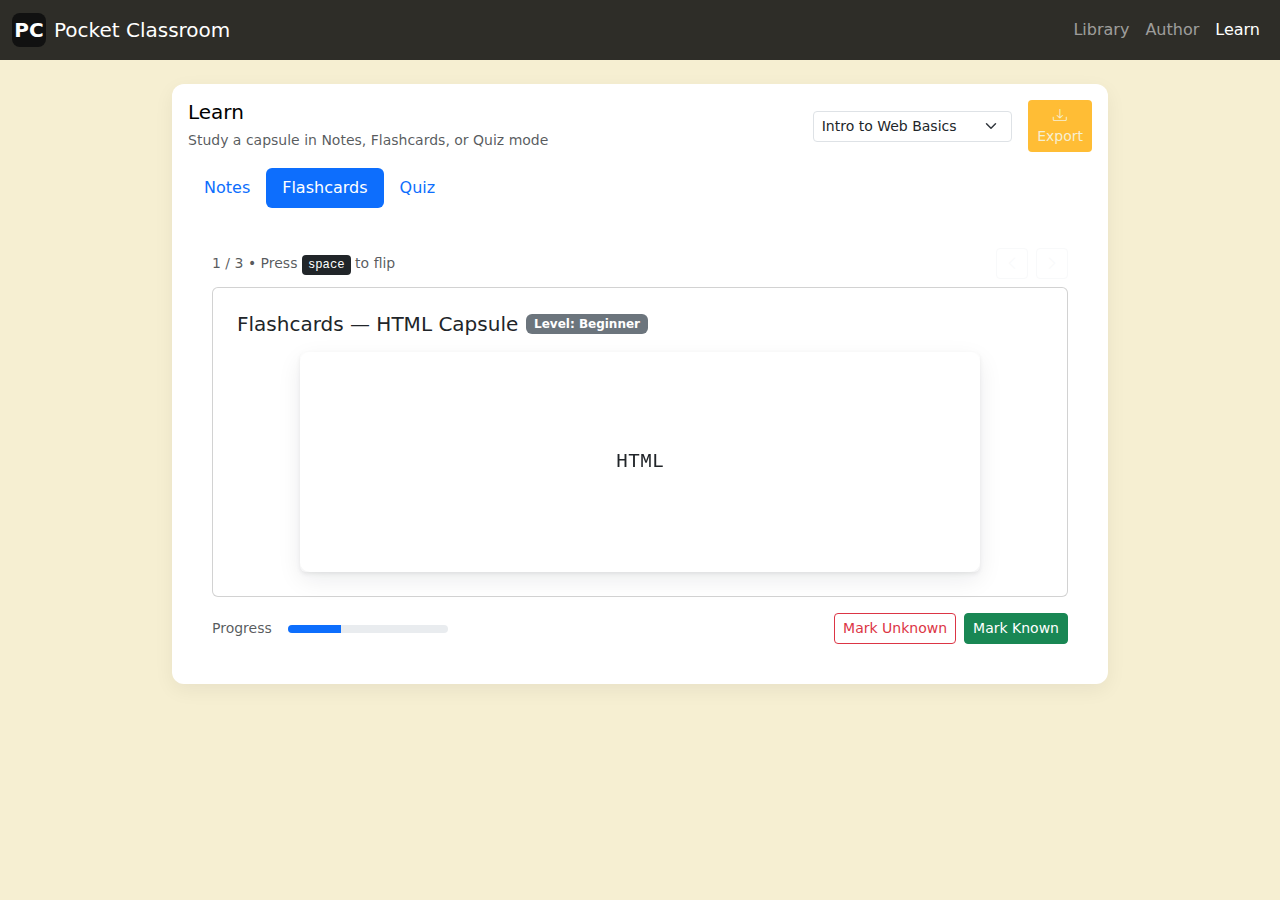
<file: index.html>
<!doctype html>
<html lang="en">
<head>
  <meta charset="utf-8">
  <meta name="viewport" content="width=device-width, initial-scale=1">
  <title>Pocket Classroom — Learn (Notes / Flashcards / Quiz)</title>
  <link href="https://cdn.jsdelivr.net/npm/bootstrap@5.3.2/dist/css/bootstrap.min.css" rel="stylesheet">
  <link href="https://cdn.jsdelivr.net/npm/bootstrap-icons@1.11.3/font/bootstrap-icons.css" rel="stylesheet">

<style>
    /* =========================
       Pocket Classroom — Single-file styles
       Comments are in English.
       ========================= */
    :root{
      --bg: #F6EFD2;
      --card-bg: #ffffff;
      --accent: #FFBD35;
      --text-dark: #1f1f1f;
      --muted: #6c757d;
    }
    html,body{height:100%; background:var(--bg); color:var(--text-dark);}

    .custom-navbar{background:rgba(10,10,10,0.85);}/* navbar background */
    .logo-circle{display:inline-flex;align-items:center;justify-content:center;width:34px;height:34px;border-radius:8px;background:#111;color:#fff;font-weight:700}

    .dark-card{background:var(--card-bg);border-radius:12px;border:0;box-shadow:0 6px 20px rgba(17,24,39,0.06)}
                                                               
    /* Flashcard styles */
    .flashcard-card{background:transparent;border:0}
    #flashcard{width:100%;max-width:680px;height:220px;margin:0 auto;perspective:1200px;cursor:pointer}
    #flashcard-inner{width:100%;height:100%;position:relative;transform-style:preserve-3d;transition:transform .6s}
    #flashcard.flipped #flashcard-inner{transform:rotateY(180deg)}
    .flash-face{position:absolute;inset:0;display:flex;align-items:center;justify-content:center;border-radius:10px;padding:20px;backface-visibility:hidden;box-shadow:0 8px 24px rgba(15,23,42,0.08)}
    .flash-face.front{background:#fff}
    .flash-face.back{background:#111;color:#fff;transform:rotateY(180deg)}

    /* Notes and Quiz panes — hidden by default, controlled by JS */
    .pane{display:none}
    .pane.active{display:block}

    /* Small responsive tweaks */
    @media (max-width:767px){
      #flashcard{height:180px}
      .card.p-4{padding:1rem}
    }

    /* Tiny utility */
    .muted-small{font-size:.85rem;color:var(--muted)}

    /* Quiz styles */
    .quiz-option{cursor:pointer;border-radius:8px;padding:.6rem;margin:.35rem 0;border:1px solid rgba(0,0,0,0.06)}
    .quiz-option:hover{background:rgba(0,0,0,0.03)}
    .quiz-option.correct{border-color:green}
    .quiz-option.wrong{border-color:#d63333}
  </style>
</head>
<body>

<!-- NAVBAR -->
<nav class="navbar navbar-expand-lg navbar-dark custom-navbar">
  <div class="container-fluid">
    <a class="navbar-brand d-flex align-items-center gap-2" href="#">
      <span class="logo-circle">PC</span>
      <span>Pocket Classroom</span>
    </a>

    <button class="navbar-toggler" type="button" data-bs-toggle="collapse" data-bs-target="#mainNav">
      <span class="navbar-toggler-icon"></span>
    </button>

    <div class="collapse navbar-collapse" id="mainNav">
      <ul class="navbar-nav ms-auto">
        <li class="nav-item"><a class="nav-link" href="library.html">Library</a></li>
        <li class="nav-item"><a class="nav-link" href="author.html">Author</a></li>
        <li class="nav-item"><a class="nav-link active" href="index.html">Learn</a></li>
      </ul>
    </div>
  </div>
</nav>

<!-- MAIN CONTENT -->
<main class="container-fluid py-4">
  <div class="row gx-4 justify-content-center">

    <!-- center content -->
    <div class="col-12 col-lg-9">
      <div class="card dark-card mb-4">
        <div class="card-body">

          <div class="d-flex justify-content-between align-items-start mb-3">
            <div style="color: black;">
              <h5 class="mb-1">Learn</h5>
              <small class="text-muted">Study a capsule in Notes, Flashcards, or Quiz mode</small>
            </div>

            <div class="d-flex align-items-center gap-2">
              <select id="capsuleSelect" class="form-select form-select-sm me-2" style="min-width:180px;">
                <option value="web">Intro to Web Basics</option>
                <option value="html">HTML Basics</option>
              </select>
              <button id="exportBtn" class="btn btn-sm" style="background-color: var(--accent); color: #F6EFD2;"><i class="bi bi-download"></i> Export</button>
            </div>
          </div>

          <!-- Tabs -->
          <ul class="nav nav-pills mb-3" id="modeTabs">
            <li class="nav-item"><a class="nav-link" data-mode="notes" href="#">Notes</a></li>
            <li class="nav-item"><a class="nav-link active" data-mode="flash" href="#">Flashcards</a></li>
            <li class="nav-item"><a class="nav-link" data-mode="quiz" href="#">Quiz</a></li>
          </ul>

          <!-- Content container -->
          <div class="card flashcard-card">
            <div class="card-body p-4 d-flex flex-column">

              <!-- progress / controls row -->
              <div class="d-flex justify-content-between align-items-center mb-2">
                <div class="small text-muted"> <span id="progressLabel">1 / 3</span> • Press <kbd>space</kbd> to flip</div>
                <div class="d-flex gap-2 align-items-center">
                  <button id="prevBtn" class="btn btn-sm btn-outline-light"><i class="bi bi-chevron-left"></i></button>
                  <button id="nextBtn" class="btn btn-sm btn-outline-light"><i class="bi bi-chevron-right"></i></button>
                </div>
              </div>

              <!-- Mode panes -->
              <!-- NOTES PANE -->
              <div id="notesPane" class="pane">
                <!-- Notes content -->
                <div class="card p-3 mb-3">
                  <h6>Notes — Intro to Web</h6>
                  <p class="muted-small">These are short capsule notes. You can edit this text or replace with server content.</p>
                  <ul>
                    <li>Web = Browser + Server + HTML/CSS/JS</li>
                    <li>HTML provides structure</li>
                    <li>CSS provides presentation</li>
                    <li>JS provides behavior</li>
                  </ul>
                </div>

                <!-- Quick action to switch to quiz about notes -->
                <div class="d-flex gap-2">
                  <button id="startQuizFromNotes" class="btn btn-sm btn-warning">Start Quiz</button>
                  <button id="backToFlashFromNotes" class="btn btn-sm btn-outline-secondary">Go to Flashcards</button>
                </div>
              </div>

              <!-- FLASHCARDS PANE (default visible) -->
              <div id="flashPane" class="pane active">

                <div class="card p-4" style="position:relative">
                  <div class="d-flex align-items-center mb-3">
                    <h5 class="mb-0">Flashcards — HTML Capsule</h5>
                    <span class="badge bg-secondary ms-2">Level: Beginner</span>
                  </div>

                  <!-- Flashcard area -->
                  <div id="flashcard" class="shadow-sm rounded" aria-label="flashcard" role="button">
                    <div id="flashcard-inner">
                      <!-- Front face -->
                      <div class="flash-face front">
                        <pre id="cardFront" style="margin:0; font-size:1.25rem;">HTML</pre>
                      </div>

                      <!-- Back face -->
                      <div class="flash-face back">
                        <pre id="cardBack" style="margin:0; font-size:1.05rem;">HyperText Markup Language — basic structure</pre>
                      </div>
                    </div>
                  </div>

                </div>

                <!-- progress + actions -->
                <div class="d-flex align-items-center gap-3 w-100 mt-3">
                  <div class="small text-muted">Progress</div>
                  <div class="progress" style="width:160px; height:8px;">
                    <div id="mainProgress" class="progress-bar" role="progressbar" style="width:33%"></div>
                  </div>

                  <div class="d-flex gap-2 ms-auto">
                    <button id="markUnknown" class="btn btn-outline-danger btn-sm">Mark Unknown</button>
                    <button id="markKnown" class="btn btn-success btn-sm">Mark Known</button>
                  </div>
                </div>

              </div>

              <!-- QUIZ PANE -->
              <div id="quizPane" class="pane">
                <div class="card p-3 mb-3">
                  <h6>Quiz — Quick Check</h6>
                  <div id="quizArea">
                    <!-- Quiz content populated by JS -->
                    <p class="muted-small">Loading quiz...</p>
                  </div>
                </div>
                <div class="d-flex gap-2">
                  <button id="restartQuiz" class="btn btn-sm btn-outline-primary">Restart Quiz</button>
                  <button id="backToFlashFromQuiz" class="btn btn-sm btn-outline-secondary">Back to Flashcards</button>
                </div>
              </div>

            </div>
          </div>

        </div>
      </div>
    </div>

  </div>
</main>

<!-- Bootstrap JS -->
<script src="https://cdn.jsdelivr.net/npm/bootstrap@5.3.2/dist/js/bootstrap.bundle.min.js"></script>

<script src="learn.js"></script>
</body>
</html>
</file>
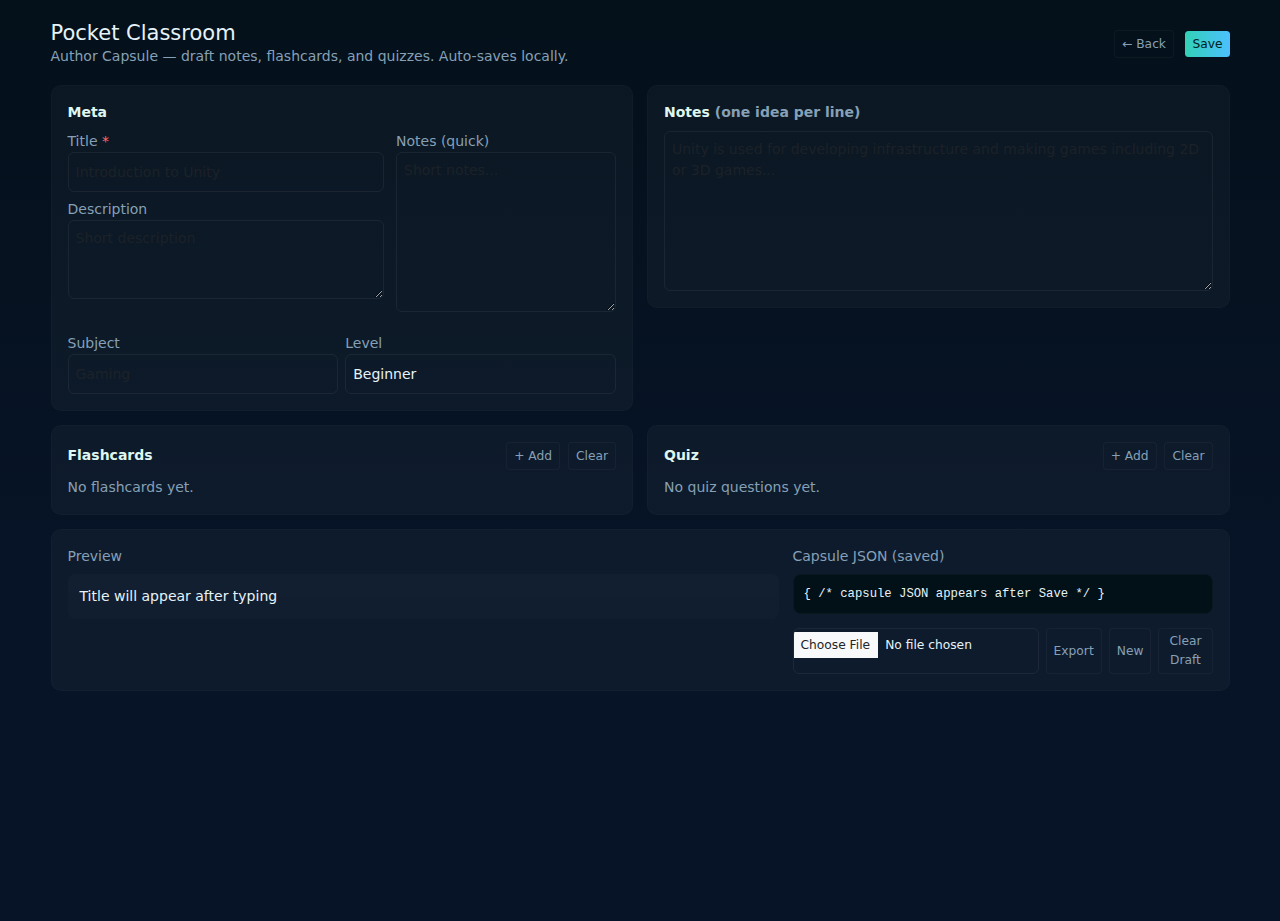
<file: author.html>
<!doctype html>
<html lang="en">
<head>
  <meta charset="utf-8" />
  <meta name="viewport" content="width=device-width,initial-scale=1" />
  <title>Pocket Classroom — Author (Quiz UI improved)</title>
  <link href="https://cdn.jsdelivr.net/npm/bootstrap@5.3.2/dist/css/bootstrap.min.css" rel="stylesheet">
  <style>
    :root{
      --bg:#071427; --panel:rgba(255,255,255,0.03); --muted:#86a0b6;
      --accent:#32d1b6; --danger:#ff6b6b; --input-border:rgba(255,255,255,0.06);
    }
    html,body{
      height:100%;
      background:linear-gradient(180deg,#04101a 0%,#071427 60%);
      color:#e6f3f8;
      font-family:Inter,system-ui,Segoe UI,Roboto,Arial;
      font-size:14px;
    }
    .container{max-width:1200px}
    .topbar{display:flex;align-items:center;justify-content:space-between;margin-bottom:18px}
    .panel{background:var(--panel);border-radius:10px;padding:16px;border:1px solid rgba(255,255,255,0.02)}
    .card-block{background:linear-gradient(180deg, rgba(255,255,255,0.02), rgba(255,255,255,0.01));padding:12px;border-radius:8px}
    .form-control, .form-select, textarea{background:transparent;border:1px solid var(--input-border);color:inherit;border-radius:6px;padding:.5rem}
    .form-control:focus, .form-select:focus, textarea:focus{outline:none;box-shadow:0 0 0 3px rgba(50,209,182,0.08);border-color:rgba(76,192,255,0.22)}
    .small-muted{color:var(--muted)}
    .btn-accent{background:linear-gradient(90deg,var(--accent),#4cc0ff);border:none;color:#022}
    .btn-ghost{background:transparent;border:1px solid rgba(255,255,255,0.04);color:var(--muted)}
    .section-title{font-weight:600;color:#dff6f1;margin-bottom:8px}
    .meta-grid{display:grid;grid-template-columns:1fr 220px;gap:12px}
    .notes-area{height:160px}
    .compact-input{height:40px;padding:.35rem .5rem}
    .json-out{background:#021018;padding:10px;border-radius:8px;border:1px solid rgba(255,255,255,0.03);max-height:240px;overflow:auto}
    .flashcard-row{display:flex;gap:8px;align-items:flex-start;margin-bottom:8px}
    .quiz-block{margin-bottom:12px;border-radius:10px;padding:12px;background:linear-gradient(180deg, rgba(255,255,255,0.01), rgba(255,255,255,0.005));border:1px solid rgba(255,255,255,0.02)}
    /* QUIZ-specific layout from screenshot */
    .quiz-question{
      width:100%;
      border-radius:12px;
      border:1px solid var(--input-border);
      padding:12px 14px;
      font-size:15px;
      background:transparent;
    }
    .choices-grid{
      display:grid;
      grid-template-columns:1fr 1fr;
      gap:10px;
      margin-top:10px;
    }
    .choice-input{
      border-radius:8px;
      padding:.6rem;
      height:42px;
      border:1px solid var(--input-border);
      background:transparent;
    }
    .quiz-controls{
      display:flex;
      gap:10px;
      align-items:center;
      margin-top:12px;
    }
    .correct-input{
      width:70px;
      padding:.45rem;
      border-radius:8px;
      text-align:center;
      border:1px solid var(--input-border);
      background:transparent;
    }
    .explain-input{
      flex:1;
      padding:.45rem;
      border-radius:8px;
      border:1px solid rgba(255,255,255,0.03);
      color:rgba(255,255,255,0.65);
    }
    .remove-btn{
      background:linear-gradient(135deg,#a83a3a,#ff6b6b);
      color:#fff;border:none;padding:.5rem .7rem;border-radius:8px;
    }
    @media (max-width:991px){
      .meta-grid{grid-template-columns:1fr}
      .notes-area{height:120px}
      .choices-grid{grid-template-columns:1fr}
    }
  </style>
</head>
<body>
  <div class="container my-4">
    <div class="topbar">
      <div>
        <h4 class="m-0">Pocket Classroom</h4>
        <div class="small-muted">Author Capsule — draft notes, flashcards, and quizzes. Auto-saves locally.</div>
      </div>
      <div>
        <button id="btn-back" class="btn btn-ghost btn-sm me-2">← Back</button>
        <button id="btn-save" class="btn btn-accent btn-sm">Save</button>
      </div>
    </div>

    <div class="row g-3">
      <!-- meta -->
      <div class="col-12 col-md-6">
        <section class="panel">
          <div class="section-title">Meta</div>
          <div class="meta-grid">
            <div>
              <label class="small-muted">Title <span style="color:var(--danger)">*</span></label>
              <input id="meta-title" class="form-control compact-input" placeholder="Introduction to Unity" />
              <div id="err-title" class="text-danger small d-none">Title required</div>
              <div class="mt-2">
                <label class="small-muted">Description</label>
                <textarea id="meta-desc" class="form-control" rows="3" placeholder="Short description"></textarea>
              </div>
            </div>
            <div>
              <label class="small-muted">Notes (quick)</label>
              <textarea id="notes-side" class="form-control notes-area" placeholder="Short notes..."></textarea>
            </div>
          </div>

          <div class="row mt-3 g-2">
            <div class="col-6">
              <label class="small-muted">Subject</label>
              <input id="meta-subject" class="form-control compact-input" placeholder="Gaming" />
            </div>
            <div class="col-6">
              <label class="small-muted">Level</label>
              <select id="meta-level" class="form-select compact-input">
                <option>Beginner</option><option>Intermediate</option><option>Advanced</option>
              </select>
            </div>
          </div>
        </section>
      </div>

      <!-- main notes -->
      <div class="col-12 col-md-6">
        <section class="panel">
          <div class="section-title">Notes <span class="small-muted">(one idea per line)</span></div>
          <textarea id="notes-area" class="form-control notes-area" placeholder="Unity is used for developing infrastructure and making games including 2D or 3D games..."></textarea>
        </section>
      </div>

      <!-- flashcards -->
      <div class="col-12 col-md-6">
        <section class="panel">
          <div class="d-flex justify-content-between align-items-center mb-2">
            <div class="section-title m-0">Flashcards</div>
            <div>
              <button id="add-flashcard" class="btn btn-ghost btn-sm">+ Add</button>
              <button id="clear-flashcards" class="btn btn-ghost btn-sm ms-1">Clear</button>
            </div>
          </div>
          <div id="flashcards-list"></div>
          <div id="flashcards-empty" class="small-muted mt-2">No flashcards yet.</div>
        </section>
      </div>

      <!-- quiz -->
      <div class="col-12 col-md-6">
        <section class="panel">
          <div class="d-flex justify-content-between align-items-center mb-2">
            <div class="section-title m-0">Quiz</div>
            <div>
              <button id="add-quiz" class="btn btn-ghost btn-sm">+ Add</button>
              <button id="clear-quiz" class="btn btn-ghost btn-sm ms-1">Clear</button>
            </div>
          </div>

          <div id="quiz-list"></div>
          <div id="quiz-empty" class="small-muted mt-2">No quiz questions yet.</div>
        </section>
      </div>
    </div>

    <!-- preview + json -->
    <div class="row mt-3">
      <div class="col-12">
        <section class="panel d-flex gap-3 align-items-start">
          <div style="flex:1">
            <div class="small-muted">Preview</div>
            <div id="preview-area" class="card-block mt-2">Title will appear after typing</div>
          </div>
          <div style="width:420px">
            <div class="small-muted">Capsule JSON (saved)</div>
            <pre id="json-out" class="json-out mt-2">{ /* capsule JSON appears after Save */ }</pre>
            <div class="d-flex gap-2 mt-2">
              <input id="import-file" type="file" accept="application/json" class="form-control form-control-sm" />
              <button id="btn-export" class="btn btn-ghost btn-sm">Export</button>
              <button id="btn-new" class="btn btn-ghost btn-sm">New</button>
              <button id="btn-clear-draft" class="btn btn-ghost btn-sm">Clear Draft</button>
            </div>
          </div>
        </section>
      </div>
    </div>
  </div>

  <script>
  (function(){
    const LS_INDEX = 'pc_capsules_index';
    const LS_CAP_PREFIX = 'pc_capsule_';
    const DRAFT_KEY = 'pc_author_draft';

    const $ = s => document.querySelector(s);
    const nowISO = () => (new Date()).toISOString();
    const slug = s => String(s||'').toLowerCase().replace(/[^a-z0-9\-]+/g,'-').replace(/^-|-$/g,'');

    let currentId = null;
    let autosaveTimer = null;
    let state = {
      meta: { title:'', subject:'', level:'Beginner', description:'' },
      notes: [],
      flashcards: [],
      quiz: []
    };

    // refs
    let titleEl, subjectEl, levelEl, descEl, notesArea, notesSide, flashList, flashEmpty, quizList, quizEmpty, previewArea, jsonOut;

    document.addEventListener('DOMContentLoaded', () => {
      titleEl = document.getElementById('meta-title');
      subjectEl = document.getElementById('meta-subject');
      levelEl = document.getElementById('meta-level');
      descEl = document.getElementById('meta-desc');
      notesArea = document.getElementById('notes-area');
      notesSide = document.getElementById('notes-side');
      flashList = document.getElementById('flashcards-list');
      flashEmpty = document.getElementById('flashcards-empty');
      quizList = document.getElementById('quiz-list');
      quizEmpty = document.getElementById('quiz-empty');
      previewArea = document.getElementById('preview-area');
      jsonOut = document.getElementById('json-out');

      // UI wiring
      document.getElementById('add-flashcard').addEventListener('click', ()=>{ addFlashcard(); renderFlashcards(); autoSave(); });
      document.getElementById('clear-flashcards').addEventListener('click', ()=>{ state.flashcards = []; renderFlashcards(); autoSave(); });
      document.getElementById('add-quiz').addEventListener('click', ()=>{ addQuiz(); renderQuiz(); autoSave(); });
      document.getElementById('clear-quiz').addEventListener('click', ()=>{ state.quiz = []; renderQuiz(); autoSave(); });
      document.getElementById('btn-save').addEventListener('click', onSave);
      document.getElementById('btn-export').addEventListener('click', onExport);
      document.getElementById('btn-new').addEventListener('click', resetEditor);
      document.getElementById('btn-clear-draft').addEventListener('click', ()=>{ localStorage.removeItem(DRAFT_KEY); alert('Draft cleared'); });
      document.getElementById('import-file').addEventListener('change', onImportFile);
      document.getElementById('btn-back').addEventListener('click', ()=>{ alert('Back pressed'); });

      [titleEl, subjectEl, levelEl, descEl, notesArea, notesSide].forEach(el=>{
        el.addEventListener('input', ()=>{ updateFromInputs(); autoSave(); renderPreview(); });
      });

      loadDraft();
      renderAll();
    });

    function loadDraft(){
      try{
        const raw = localStorage.getItem(DRAFT_KEY);
        if(!raw) return;
        const parsed = JSON.parse(raw);
        Object.assign(state, parsed.state || parsed);
        currentId = parsed.id || null;
        console.log('Draft loaded');
      }catch(e){ console.warn('draft load failed', e); }
    }

    function autoSave(){
      if(autosaveTimer) clearTimeout(autosaveTimer);
      autosaveTimer = setTimeout(()=>{
        try{
          updateFromInputs();
          const payload = { id: currentId, state, updatedAt: nowISO() };
          localStorage.setItem(DRAFT_KEY, JSON.stringify(payload));
          console.log('Draft autosaved');
        }catch(e){ console.warn(e); }
      }, 700);
    }

    function updateFromInputs(){
      state.meta.title = titleEl.value.trim();
      state.meta.subject = subjectEl.value.trim();
      state.meta.level = levelEl.value;
      state.meta.description = descEl.value.trim();
      state.notes = notesArea.value.split('\n').map(s=>s.trim()).filter(Boolean);
      notesSide.value = state.notes.join('\n');
    }

    function renderAll(){
      titleEl.value = state.meta.title || '';
      subjectEl.value = state.meta.subject || '';
      levelEl.value = state.meta.level || 'Beginner';
      descEl.value = state.meta.description || '';
      notesArea.value = (state.notes || []).join('\n');
      notesSide.value = (state.notes || []).join('\n');
      renderFlashcards();
      renderQuiz();
      renderPreview();
    }

    function renderPreview(){
      previewArea.textContent = state.meta.title ? `${state.meta.title} — ${state.meta.subject || ''} • ${state.meta.level}` : 'Title will appear after typing';
    }

    /* FLASHCARDS (unchanged) */
    function renderFlashcards(){
      flashList.innerHTML = '';
      const arr = state.flashcards || [];
      if(!arr.length){ flashEmpty.style.display = 'block'; return; }
      flashEmpty.style.display = 'none';
      arr.forEach((f,i)=>{
        const row = document.createElement('div'); row.className = 'flashcard-row';
        const inFront = document.createElement('input'); inFront.className='form-control'; inFront.placeholder='Front'; inFront.value = f.front||''; inFront.dataset.idx = i;
        const inBack  = document.createElement('input'); inBack.className='form-control'; inBack.placeholder='Back'; inBack.value = f.back||''; inBack.dataset.idxBack = i;
        const controls = document.createElement('div'); controls.style.display='flex'; controls.style.flexDirection='column'; controls.style.gap='6px';
        const up = document.createElement('button'); up.className='btn btn-sm btn-ghost'; up.textContent='↑'; up.dataset.idx = i;
        const down = document.createElement('button'); down.className='btn btn-sm btn-ghost'; down.textContent='↓'; down.dataset.idx = i;
        controls.appendChild(up); controls.appendChild(down);
        const del = document.createElement('button'); del.className='btn btn-sm btn-danger'; del.textContent='×'; del.dataset.del = i;
        row.appendChild(inFront); row.appendChild(inBack); row.appendChild(controls); row.appendChild(del);
        flashList.appendChild(row);

        inFront.addEventListener('input', ()=>{ state.flashcards[i].front = inFront.value; autoSave(); renderPreview(); });
        inBack.addEventListener('input', ()=>{ state.flashcards[i].back = inBack.value; autoSave(); renderPreview(); });
        up.addEventListener('click', ()=>{ if(i>0){ swap(state.flashcards,i,i-1); renderFlashcards(); autoSave(); }});
        down.addEventListener('click', ()=>{ if(i<state.flashcards.length-1){ swap(state.flashcards,i,i+1); renderFlashcards(); autoSave(); }});
        del.addEventListener('click', ()=>{ state.flashcards.splice(i,1); renderFlashcards(); autoSave(); renderPreview(); });
      });
    }

    function addFlashcard(){ state.flashcards = state.flashcards || []; state.flashcards.push({front:'', back:''}); }

    /* QUIZ: improved layout + handlers */
    function renderQuiz(){
      quizList.innerHTML = '';
      const arr = state.quiz || [];
      if(!arr.length){ quizEmpty.style.display = 'block'; return; }
      quizEmpty.style.display = 'none';
      arr.forEach((q,i)=>{
        const block = document.createElement('div'); block.className = 'quiz-block';

        // Question (large rounded input)
        const question = document.createElement('textarea');
        question.className = 'quiz-question';
        question.placeholder = 'Question';
        question.rows = 2;
        question.value = q.question || '';
        question.dataset.idx = i;

        // choices grid (A,B top, C,D bottom)
        const choicesGrid = document.createElement('div'); choicesGrid.className = 'choices-grid';
        const choiceA = document.createElement('input'); choiceA.className='choice-input'; choiceA.placeholder='Choice A'; choiceA.value = q.choices?.[0]||''; choiceA.dataset.idx = i; choiceA.dataset.choice=0;
        const choiceB = document.createElement('input'); choiceB.className='choice-input'; choiceB.placeholder='Choice B'; choiceB.value = q.choices?.[1]||''; choiceB.dataset.idx = i; choiceB.dataset.choice=1;
        const choiceC = document.createElement('input'); choiceC.className='choice-input'; choiceC.placeholder='Choice C'; choiceC.value = q.choices?.[2]||''; choiceC.dataset.idx = i; choiceC.dataset.choice=2;
        const choiceD = document.createElement('input'); choiceD.className='choice-input'; choiceD.placeholder='Choice D'; choiceD.value = q.choices?.[3]||''; choiceD.dataset.idx = i; choiceD.dataset.choice=3;
        choicesGrid.appendChild(choiceA); choicesGrid.appendChild(choiceB); choicesGrid.appendChild(choiceC); choicesGrid.appendChild(choiceD);

        // controls row: correct index, explanation, remove
        const controls = document.createElement('div'); controls.className='quiz-controls';
        const correctLabel = document.createElement('div'); correctLabel.className='small-muted'; correctLabel.textContent='Correct index (0-3)';
        const correctInput = document.createElement('input'); correctInput.className='correct-input'; correctInput.value = (q.correctIndex != null ? q.correctIndex : 0); correctInput.dataset.idx = i;
        const explain = document.createElement('input'); explain.className='explain-input'; explain.placeholder = 'Why this answer is correct...'; explain.value = q.explanation || ''; explain.dataset.idx = i;
        const removeBtn = document.createElement('button'); removeBtn.className='remove-btn'; removeBtn.textContent = 'Remove';

        controls.appendChild(correctLabel);
        controls.appendChild(correctInput);
        controls.appendChild(explain);
        controls.appendChild(removeBtn);

        block.appendChild(question);
        block.appendChild(choicesGrid);
        block.appendChild(controls);
        quizList.appendChild(block);

        // Handlers
        question.addEventListener('input', ()=>{ state.quiz[i].question = question.value; autoSave(); });
        [choiceA,choiceB,choiceC,choiceD].forEach(ch => {
          ch.addEventListener('input', ()=>{ const idx = Number(ch.dataset.idx); const c = Number(ch.dataset.choice); state.quiz[idx].choices[c] = ch.value; autoSave(); });
        });
        correctInput.addEventListener('input', ()=>{ const val = Number(correctInput.value || 0); state.quiz[i].correctIndex = isNaN(val) ? 0 : val; autoSave(); });
        explain.addEventListener('input', ()=>{ state.quiz[i].explanation = explain.value; autoSave(); });
        removeBtn.addEventListener('click', ()=>{ state.quiz.splice(i,1); renderQuiz(); autoSave(); });
      });
    }

    function addQuiz(){ state.quiz = state.quiz || []; state.quiz.push({question:'', choices:['','','',''], correctIndex:0, explanation:''}); }

    /* SAVE / EXPORT / IMPORT */
    function onSave(){
      updateFromInputs();
      const hasTitle = !!state.meta.title;
      const hasContent = (state.notes && state.notes.length) || (state.flashcards && state.flashcards.length) || (state.quiz && state.quiz.length);
      if(!hasTitle){ document.getElementById('err-title').classList.remove('d-none'); titleEl.focus(); return; } else document.getElementById('err-title').classList.add('d-none');
      if(!hasContent){ alert('Add at least one of Notes, Flashcards or Quiz.'); return; }

      if(!currentId) currentId = generateId();
      const capsule = buildCapsule();
      try{
        localStorage.setItem(LS_CAP_PREFIX + currentId, JSON.stringify(capsule));
        upsertIndex({ id: currentId, title: capsule.meta.title, subject: capsule.meta.subject, level: capsule.meta.level, updatedAt: capsule.updatedAt });
        localStorage.removeItem(DRAFT_KEY);
        jsonOut.textContent = JSON.stringify(capsule, null, 2);
        alert('Saved — Library & Learn pages can read this capsule.');
      }catch(e){ console.error(e); alert('Save failed'); }
    }

    function onExport(){
      updateFromInputs();
      const blob = new Blob([JSON.stringify(buildCapsule(), null, 2)], {type:'application/json'});
      const url = URL.createObjectURL(blob);
      const a = document.createElement('a');
      a.href = url; a.download = (slug(state.meta.title || 'capsule') || 'capsule') + '.json';
      document.body.appendChild(a); a.click(); a.remove(); URL.revokeObjectURL(url);
    }

    function onImportFile(e){
      const f = e.target.files?.[0];
      if(!f) return;
      const reader = new FileReader();
      reader.onload = ()=>{
        try{
          const parsed = JSON.parse(reader.result);
          if(parsed.schema !== 'pocket-classroom/v1'){ alert('Invalid schema'); return; }
          if(!parsed.meta || !parsed.meta.title){ alert('Missing title'); return; }
          currentId = null;
          state.meta = parsed.meta;
          state.notes = parsed.notes || [];
          state.flashcards = parsed.flashcards || [];
          state.quiz = parsed.quiz || [];
          renderAll();
          alert('Imported into editor. Press Save to persist as new capsule.');
        }catch(err){ alert('Import failed: ' + (err.message || err)); }
      };
      reader.readAsText(f);
    }

    function resetEditor(){
      if(!confirm('Reset editor? Unsaved draft will be removed.')) return;
      currentId = null;
      state = { meta:{title:'', subject:'', level:'Beginner', description:''}, notes:[], flashcards:[], quiz:[] };
      localStorage.removeItem(DRAFT_KEY);
      renderAll();
      jsonOut.textContent = '{ /* capsule JSON appears after Save */ }';
    }

    function buildCapsule(){
      return {
        schema: 'pocket-classroom/v1',
        id: currentId || generateId(),
        meta: { ...state.meta },
        notes: state.notes || [],
        flashcards: (state.flashcards || []).map(f=>({ front: f.front || '', back: f.back || '' })),
        quiz: (state.quiz || []).map(q=>({ question: q.question || '', choices: q.choices || ['', '', '', ''], correctIndex: q.correctIndex || 0, explanation: q.explanation || '' })),
        updatedAt: nowISO()
      };
    }

    function upsertIndex(entry){
      try{
        const raw = localStorage.getItem(LS_INDEX);
        const arr = raw ? JSON.parse(raw) : [];
        const idx = arr.findIndex(x=>x.id === entry.id);
        if(idx >= 0) arr[idx] = { ...arr[idx], ...entry };
        else arr.unshift(entry);
        localStorage.setItem(LS_INDEX, JSON.stringify(arr));
      }catch(e){ console.warn('index upsert failed', e); }
    }

    function generateId(){ return 'pc_' + Math.random().toString(36).slice(2,9); }
    function swap(a,i,j){ [a[i],a[j]] = [a[j],a[i]]; }

  })();
  </script>
</body>
</html>
</file>
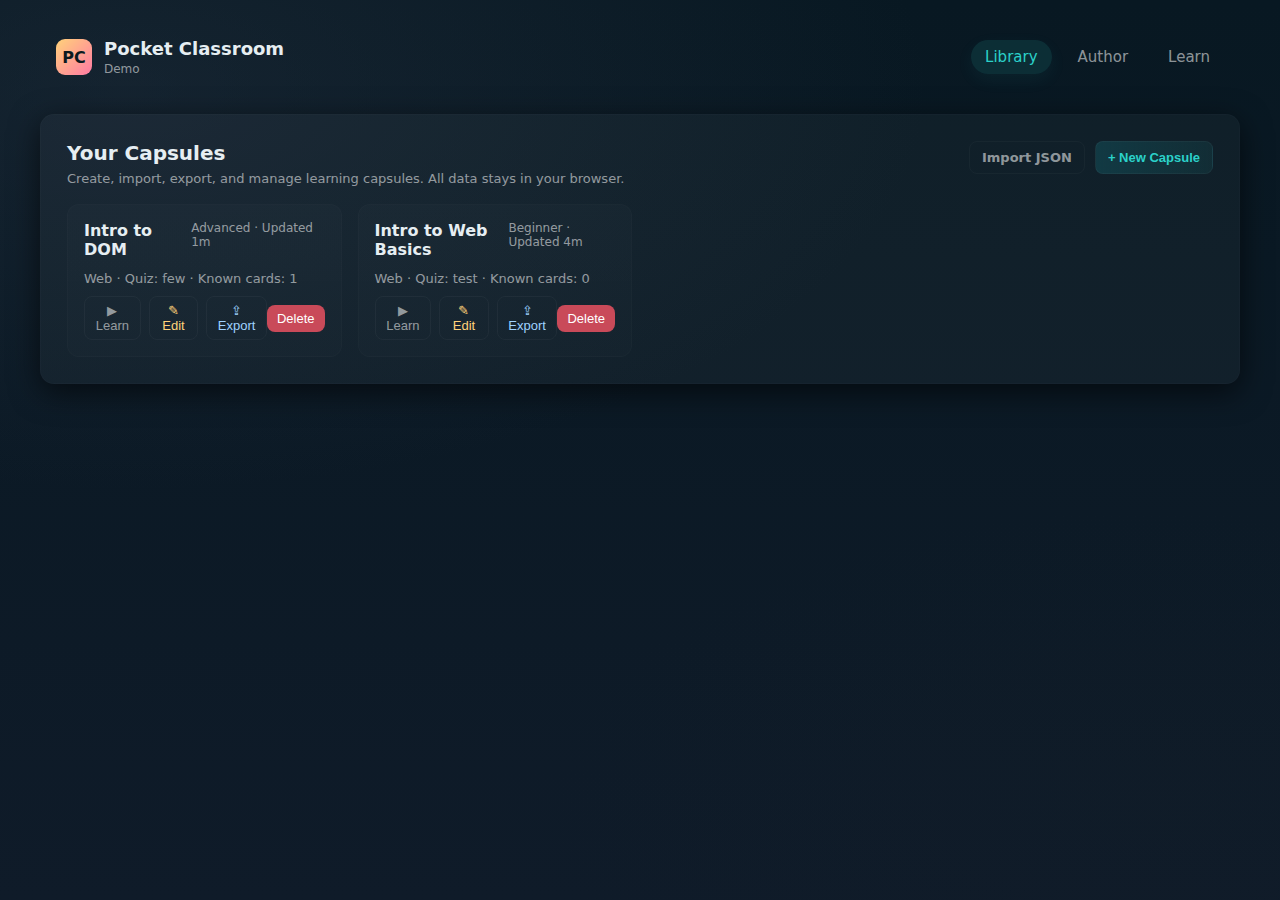
<file: library.html>
<!doctype html>
<html lang="en">
<head>
  <meta charset="utf-8" />
  <meta name="viewport" content="width=device-width, initial-scale=1" />
  <title>Pocket Classroom — Library</title>
  <style>
    :root{
      --bg-1: #081822;
      --bg-2: #0f1b29;
      --panel: rgba(255,255,255,0.03);
      --muted: rgba(255,255,255,0.55);
      --accent: #2bd1c9;
      --danger: #c94a59;
      --radius: 12px;
      --gap: 16px;
      font-family: "Inter", system-ui, -apple-system, "Segoe UI", Roboto, "Noto Sans", "Helvetica Neue", Arial;
    }
    *{box-sizing:border-box}
    html,body{height:100%}
    body{
      margin:0;min-height:100%;padding:28px;
      background: radial-gradient(800px 400px at 10% 10%, rgba(43,56,73,0.35), transparent),
                  radial-gradient(600px 300px at 90% 90%, rgba(20,30,40,0.25), transparent),
                  linear-gradient(180deg,var(--bg-1),var(--bg-2));
      color:#e6eef2;
    }

    .topbar{display:flex;align-items:center;justify-content:space-between;gap:12px;max-width:1200px;margin:0 auto 28px;padding:10px 16px}
    .brand{display:flex;align-items:center;gap:12px}
    .logo{width:36px;height:36px;border-radius:9px;background:linear-gradient(135deg,#ffd27a,#ff7aa3);display:flex;align-items:center;justify-content:center;font-weight:700;color:#0b1a1f;font-size:16px}
    .brand h1{margin:0;font-size:18px}
    .nav{display:flex;gap:12px;align-items:center;font-size:15px}
    .nav a{padding:8px 14px;border-radius:999px;text-decoration:none;color:var(--muted);background:transparent}
    .nav a.active{background:rgba(43,209,201,0.12);color:var(--accent);box-shadow:0 6px 18px rgba(43,209,201,0.06)}

    .container{max-width:1200px;margin:0 auto;display:flex;flex-direction:column;gap:18px}
    .panel{background:var(--panel);border-radius:14px;padding:26px;box-shadow:0 8px 30px rgba(0,0,0,0.6);border:1px solid rgba(255,255,255,0.02)}
    .panel-header{display:flex;align-items:flex-start;justify-content:space-between;gap:12px}
    .title{font-size:20px;margin:0 0 6px}
    .subtitle{color:var(--muted);font-size:13px;margin:0}

    .actions{display:flex;gap:10px;align-items:center}
    .btn{background:linear-gradient(135deg, rgba(255,255,255,0.02), rgba(255,255,255,0.01));border:1px solid rgba(255,255,255,0.04);padding:8px 12px;border-radius:8px;color:var(--muted);text-decoration:none;font-weight:600;font-size:13px;display:inline-flex;gap:8px;align-items:center;cursor:pointer}
    .btn.primary{background:linear-gradient(90deg,#123a44,rgba(43,209,201,0.08));color:var(--accent)}
    .btn.ghost{background:transparent;border:1px solid rgba(255,255,255,0.03)}

    .capsules{display:grid;grid-template-columns:repeat(auto-fill,minmax(260px,1fr));gap:var(--gap);margin-top:18px}
    .card{background:linear-gradient(180deg, rgba(255,255,255,0.015), rgba(255,255,255,0.01));border-radius:12px;padding:16px;border:1px solid rgba(255,255,255,0.02);min-height:140px;display:flex;flex-direction:column;justify-content:space-between;position:relative;overflow:hidden}
    .meta{display:flex;justify-content:space-between;align-items:flex-start}
    .card h3{margin:0;font-size:16px}
    .tags{color:var(--muted);font-size:12px}
    .pill{padding:6px 10px;border-radius:8px;font-size:13px;background:rgba(255,255,255,0.02);color:var(--muted);border:1px solid rgba(255,255,255,0.02)}

    .footer{display:flex;justify-content:space-between;align-items:center;margin-top:10px}
    .cta{display:flex;gap:8px}
    .small-btn{padding:6px 10px;border-radius:8px;font-size:13px;background:transparent;border:1px solid rgba(255,255,255,0.04);color:var(--muted);cursor:pointer}
    .small-btn.edit{color:#ffd27a}
    .small-btn.export{color:#9fd2ff}
    .small-btn.delete{background:var(--danger);color:white;border:none}

    .card:hover{transform:translateY(-6px);transition:all .22s ease}
    .empty{padding:28px;text-align:center;color:var(--muted)}

    /* Modal */
    .modal-backdrop{position:fixed;inset:0;background:rgba(2,6,10,0.6);display:none;align-items:center;justify-content:center;z-index:60}
    .modal{background:linear-gradient(180deg,#07121a,#07141a);border-radius:10px;padding:18px;min-width:320px;max-width:680px;border:1px solid rgba(255,255,255,0.03);box-shadow:0 20px 60px rgba(0,0,0,0.7)}
    .modal h3{margin:0 0 8px}
    .field{display:flex;flex-direction:column;gap:6px;margin-bottom:10px}
    .field input[type="text"],.field textarea{padding:8px;border-radius:8px;border:1px solid rgba(255,255,255,0.04);background:transparent;color:inherit}
    .row{display:flex;gap:8px}

    .muted{color:var(--muted);font-size:13px}

    @media (max-width:720px){.nav{display:none}.panel{padding:14px}}
  </style>
</head>
<body>
  <header class="topbar">
    <div class="brand">
      <div class="logo">PC</div>
      <div>
        <h1 style="margin:0">Pocket Classroom</h1>
        <div style="font-size:12px;color:var(--muted);margin-top:3px">Demo</div>
      </div>
    </div>

    <nav class="nav" aria-label="main navigation">
      <a class="active" href="#">Library</a>
      <a href="#">Author</a>
      <a href="#">Learn</a>
    </nav>
  </header>

  <main class="container">
    <section class="panel">
      <div class="panel-header">
        <div>
          <h2 class="title">Your Capsules</h2>
          <p class="subtitle">Create, import, export, and manage learning capsules. All data stays in your browser.</p>
        </div>

        <div class="actions">
          <label class="btn ghost" for="importFile">Import JSON</label>
          <input type="file" id="importFile" accept="application/json" style="display:none">
          <button id="btnNew" class="btn primary">+ New Capsule</button>
        </div>
      </div>

      <div id="capsules" class="capsules" aria-live="polite"></div>
    </section>
  </main>

  <div id="modalBackdrop" class="modal-backdrop" role="dialog" aria-hidden="true">
    <div class="modal" role="document">
      <div id="modalContent"></div>
    </div>
  </div>


  <script>
    /**************************************************************************
     Updated Library script:
     - Reads capsules saved by Author page using keys:
         pc_capsules_index  (array of {id,title,subject,level,updatedAt})
         pc_capsule_<id>    (full capsule JSON)
       If pc_capsules_index exists it will populate the UI from that.
     - Falls back to the previous local key (pocket_capsules_v1) if no index.
     - Listens for storage events so Library updates when Author saves from another tab.
    **************************************************************************/

    const INDEX_KEY = 'pc_capsules_index';         // Author's index key (recommended)
    const CAPSULE_PREFIX = 'pc_capsule_';          // Author's full capsule key prefix
    const LEGACY_STORAGE_KEY = 'pocket_capsules_v1' // fallback if index not present

    // app state
    let capsules = [];

    // DOM refs
    const capsulesRoot = document.getElementById('capsules');
    const modalBackdrop = document.getElementById('modalBackdrop');
    const modalContent = document.getElementById('modalContent');
    const importFile = document.getElementById('importFile');
    const btnNew = document.getElementById('btnNew');

    // wire UI
    modalBackdrop.addEventListener('click', function(e){
      if(e.target === modalBackdrop) hideModal();
    });
    btnNew.addEventListener('click', openCreateModal);
    importFile.addEventListener('change', handleImportFile);

    // storage event: update when other tab (Author) saves
    window.addEventListener('storage', (ev) => {
      if(ev.key === INDEX_KEY || (ev.key && ev.key.startsWith(CAPSULE_PREFIX))) {
        // re-load capsules from author storage
        loadFromAuthorStorage();
        renderCards();
      }
    });

    // initial load: prefer Author storage (pc_capsules_index), fallback to legacy key
    loadFromAuthorStorage() || loadFromLegacy();
    renderCards();

    // ----- load helpers -----
    function loadFromAuthorStorage(){
      try{
        const rawIndex = localStorage.getItem(INDEX_KEY);
        if(!rawIndex) return false;
        const index = JSON.parse(rawIndex);
        if(!Array.isArray(index)) return false;

        // index contains entries like {id,title,subject,level,updatedAt}
        // for each entry, attempt to read pc_capsule_<id>
        capsules = index.map(entry => {
          try{
            const raw = localStorage.getItem(CAPSULE_PREFIX + entry.id);
            if(raw){
              const full = JSON.parse(raw);
              // normalize fields expected by UI
              return {
                id: full.id || entry.id,
                title: full.meta?.title || entry.title || 'Untitled',
                level: full.meta?.level || entry.level || '—',
                updated: full.updatedAt ? timeAgo(full.updatedAt) : (entry.updatedAt || 'now'),
                category: full.meta?.subject || entry.subject || '—',
                quiz: (full.quiz && full.quiz.length) ? String(full.quiz.length) : (entry.quiz || '—'),
                known: getKnownCount(full.id)
              };
            }else{
              // if full capsule not present, fall back to index values
              return {
                id: entry.id,
                title: entry.title || 'Untitled',
                level: entry.level || '—',
                updated: entry.updatedAt ? timeAgo(entry.updatedAt) : '—',
                category: entry.subject || '—',
                quiz: entry.quiz || '—',
                known: getKnownCount(entry.id)
              };
            }
          }catch(e){
            return {
              id: entry.id,
              title: entry.title || 'Untitled',
              level: entry.level || '—',
              updated: entry.updatedAt ? timeAgo(entry.updatedAt) : '—',
              category: entry.subject || '—',
              quiz: entry.quiz || '—',
              known: getKnownCount(entry.id)
            };
          }
        });

        return true;
      }catch(e){
        console.warn('loadFromAuthorStorage failed', e);
        return false;
      }
    }

    function loadFromLegacy(){
      try{
        const raw = localStorage.getItem(LEGACY_STORAGE_KEY);
        if(!raw) {
          // default demo items
          capsules = [
            {id: genId(), title:'Intro to DOM', level:'Advanced', updated:'1m', category:'Web', quiz:'few', known:1},
            {id: genId(), title:'Intro to Web Basics', level:'Beginner', updated:'4m', category:'Web', quiz:'test', known:0}
          ];
          return;
        }
        capsules = JSON.parse(raw);
      }catch(e){
        console.warn('loadFromLegacy failed', e);
        capsules = [];
      }
    }

    // helper to get known flashcards count/progress from pc_progress_<id> or similar (safe)
    function getKnownCount(capsuleId){
      try{
        const key = 'pc_progress_' + capsuleId;
        const raw = localStorage.getItem(key);
        if(!raw) return 0;
        const p = JSON.parse(raw);
        // p.knownFlashcards may be array of indexes
        if(Array.isArray(p.knownFlashcards)) return p.knownFlashcards.length;
        if(typeof p.known === 'number') return p.known;
        if(typeof p.bestScore === 'number') return p.bestScore;
        return 0;
      }catch(e){ return 0; }
    }

    // ----- render ----- 
    function renderCards(){
      capsulesRoot.innerHTML = '';
      if(!capsules || capsules.length === 0){
        const empty = document.createElement('div');
        empty.className = 'empty';
        empty.textContent = 'No capsules yet — create your first capsule.';
        capsulesRoot.appendChild(empty);
        return;
      }

      capsules.forEach(c => {
        const article = document.createElement('article');
        article.className = 'card';

        // top: title & tags
        const top = document.createElement('div');
        const meta = document.createElement('div'); meta.className = 'meta';
        const h3 = document.createElement('h3'); h3.textContent = c.title;
        const tags = document.createElement('div'); tags.className = 'tags';
        tags.textContent = `${c.level} · Updated ${c.updated}`;
        meta.appendChild(h3); meta.appendChild(tags);

        const p = document.createElement('p');
        p.style.margin = '12px 0 0';
        p.style.color = 'var(--muted)';
        p.style.fontSize = '13px';
        p.textContent = `${c.category} · Quiz: ${c.quiz} · Known cards: ${String(c.known)}`;

        top.appendChild(meta); top.appendChild(p);

        // footer + controls
        const footer = document.createElement('div'); footer.className = 'footer';
        const cta = document.createElement('div'); cta.className = 'cta';

        const btnLearn = document.createElement('button');
        btnLearn.className = 'small-btn learn';
        btnLearn.textContent = '▶ Learn';
        btnLearn.dataset.id = c.id;
        btnLearn.addEventListener('click', e => openLearnModal(e.currentTarget.dataset.id));

        const btnEdit = document.createElement('button');
        btnEdit.className = 'small-btn edit';
        btnEdit.textContent = '✎ Edit';
        btnEdit.dataset.id = c.id;
        btnEdit.addEventListener('click', e => openEditModal(e.currentTarget.dataset.id));

        const btnExport = document.createElement('button');
        btnExport.className = 'small-btn export';
        btnExport.textContent = '⇪ Export';
        btnExport.dataset.id = c.id;
        btnExport.addEventListener('click', e => exportOne(e.currentTarget.dataset.id));

        cta.appendChild(btnLearn);
        cta.appendChild(btnEdit);
        cta.appendChild(btnExport);

        const btnDelete = document.createElement('button');
        btnDelete.className = 'small-btn delete';
        btnDelete.textContent = 'Delete';
        btnDelete.dataset.id = c.id;
        btnDelete.addEventListener('click', e => deleteCapsule(e.currentTarget.dataset.id));

        footer.appendChild(cta);
        footer.appendChild(btnDelete);

        article.appendChild(top);
        article.appendChild(footer);
        capsulesRoot.appendChild(article);
      });
    }

    // ----- modals / CRUD (unchanged behavior, but save will write into this UI's array and also maintain author-style storage if appropriate) -----
    function openCreateModal(){
      showModal(`
        <h3>Create Capsule</h3>
        <div class="field"><label>Title</label><input id="mTitle" type="text" placeholder="e.g. Intro to CSS"></div>
        <div class="field"><label>Level</label><input id="mLevel" type="text" placeholder="Beginner / Advanced"></div>
        <div class="field"><label>Category</label><input id="mCategory" type="text" placeholder="Web"></div>
        <div class="field"><label>Quiz</label><input id="mQuiz" type="text" placeholder="few/test"></div>
        <div class="row" style="justify-content:flex-end"><button class="btn" id="mCancel">Cancel</button><button class="btn primary" id="mSave">Create</button></div>
      `);
      document.getElementById('mCancel').addEventListener('click', hideModal);
      document.getElementById('mSave').addEventListener('click', ()=>{
        const title = document.getElementById('mTitle').value.trim();
        if(!title){ alert('Title is required'); return; }
        const newCaps = {
          id: genId(),
          title,
          level: document.getElementById('mLevel').value || '—',
          updated: 'now',
          category: document.getElementById('mCategory').value || '—',
          quiz: document.getElementById('mQuiz').value || '—',
          known: 0
        };
        capsules.unshift(newCaps);
        saveToStorage(); // save in this UI's storage (legacy key) AND try to update author index if present
        renderCards();
        hideModal();
      });
    }

    function openEditModal(id){
      const c = capsules.find(x=>x.id===id);
      if(!c){ alert('Not found'); return; }
      showModal(`
        <h3>Edit Capsule</h3>
        <div class="field"><label>Title</label><input id="mTitle" type="text" value="${escapeHtml(c.title)}"></div>
        <div class="field"><label>Level</label><input id="mLevel" type="text" value="${escapeHtml(c.level)}"></div>
        <div class="field"><label>Category</label><input id="mCategory" type="text" value="${escapeHtml(c.category)}"></div>
        <div class="field"><label>Quiz</label><input id="mQuiz" type="text" value="${escapeHtml(c.quiz)}"></div>
        <div class="row" style="justify-content:flex-end"><button class="btn" id="mCancel">Cancel</button><button class="btn primary" id="mSave">Save</button></div>
      `);
      document.getElementById('mCancel').addEventListener('click', hideModal);
      document.getElementById('mSave').addEventListener('click', ()=>{
        c.title = document.getElementById('mTitle').value.trim() || c.title;
        c.level = document.getElementById('mLevel').value || c.level;
        c.category = document.getElementById('mCategory').value || c.category;
        c.quiz = document.getElementById('mQuiz').value || c.quiz;
        c.updated = 'now';
        saveToStorage();
        renderCards();
        hideModal();
      });
    }

    function openLearnModal(id){
      const c = capsules.find(x=>x.id===id);
      if(!c){ alert('Not found'); return; }
      showModal(`
        <h3>Learn — ${escapeHtml(c.title)}</h3>
        <p class="muted">Category: ${escapeHtml(c.category)} · Level: ${escapeHtml(c.level)} · Known cards: ${escapeHtml(String(c.known))}</p>
        <div style="margin-top:12px"><p style="color:var(--muted)">This is a demo learning view. In the real app you would launch the study interface here.</p></div>
        <div class="row" style="justify-content:flex-end;margin-top:12px"><button class="btn" id="mClose">Close</button><button class="btn primary" id="mInc">Mark +1 Known</button></div>
      `);
      document.getElementById('mClose').addEventListener('click', hideModal);
      document.getElementById('mInc').addEventListener('click', ()=>{
        c.known = (Number(c.known)||0) + 1;
        saveToStorage();
        renderCards();
        hideModal();
      });
    }

    function deleteCapsule(id){
      if(!confirm('Delete this capsule?')) return;
      // remove from author storage if index exists
      try{
        const rawIndex = localStorage.getItem(INDEX_KEY);
        if(rawIndex){
          const idx = JSON.parse(rawIndex);
          const newIdx = idx.filter(x=>x.id !== id);
          localStorage.setItem(INDEX_KEY, JSON.stringify(newIdx));
          // also remove full capsule if exists
          localStorage.removeItem(CAPSULE_PREFIX + id);
        }
      }catch(e){ console.warn(e); }
      // remove from local list
      capsules = capsules.filter(x=>x.id !== id);
      saveToStorage();
      renderCards();
    }

    function exportOne(id){
      // try to export full capsule (Author's key) if exists; else export UI item
      try{
        const raw = localStorage.getItem(CAPSULE_PREFIX + id);
        if(raw){
          const blob = new Blob([raw], {type:'application/json'});
          downloadBlob(blob, `${safeFileName(id)}.json`);
          return;
        }
      }catch(e){ /*ignore*/ }
      const c = capsules.find(x=>x.id===id);
      if(!c){ alert('Not found'); return; }
      const blob = new Blob([JSON.stringify(c, null, 2)], {type:'application/json'});
      downloadBlob(blob, `${safeFileName(c.title)}.json`);
    }

    function handleImportFile(e){
      const file = e.target.files[0]; if(!file) return;
      const reader = new FileReader();
      reader.onload = function(){
        try{
          const data = JSON.parse(reader.result);
          if(Array.isArray(data)){
            data.forEach(item => { if(!item.id) item.id = genId(); });
            capsules = data.concat(capsules);
          }else if(typeof data === 'object' && data !== null){
            data.id = data.id || genId();
            capsules.unshift(data);
          }else{ throw new Error('Invalid JSON'); }
          saveToStorage();
          renderCards();
          alert('Import successful');
        }catch(err){
          alert('Failed to import: ' + err.message);
        }
      };
      reader.readAsText(file);
      e.target.value = '';
    }

    // ----- storage persistence -----
    function saveToStorage(){
      try{
        // Save legacy UI array (keeps backwards compatibility)
        localStorage.setItem(LEGACY_STORAGE_KEY, JSON.stringify(capsules));
        // Also, if Author index exists, try to reflect changes there:
        try{
          const rawIndex = localStorage.getItem(INDEX_KEY);
          if(rawIndex){
            // update index entries for any capsules currently in UI
            const idx = JSON.parse(rawIndex);
            // create map for quick lookup
            const map = new Map(idx.map(x=>[x.id, x]));
            // sync title/subject/level/updatedAt when possible
            capsules.forEach(c => {
              if(map.has(c.id)){
                const e = map.get(c.id);
                e.title = c.title;
                e.subject = c.category || e.subject;
                e.level = c.level || e.level;
                e.updatedAt = new Date().toISOString();
              }else{
                // add a minimal index entry if not present
                map.set(c.id, { id: c.id, title: c.title, subject: c.category || '', level: c.level || '', updatedAt: new Date().toISOString() });
              }
            });
            const newIdx = Array.from(map.values());
            localStorage.setItem(INDEX_KEY, JSON.stringify(newIdx));
            // attempt to write minimal full capsule objects under pc_capsule_<id>
            capsules.forEach(c => {
              const minimalFull = {
                schema: 'pocket-classroom/v1',
                id: c.id,
                meta: { title: c.title, subject: c.category, level: c.level, description: '' },
                notes: [],
                flashcards: [],
                quiz: [],
                updatedAt: new Date().toISOString()
              };
              localStorage.setItem(CAPSULE_PREFIX + c.id, JSON.stringify(minimalFull));
            });
          }
        }catch(e){ /* non-fatal */ }
      }catch(e){ console.warn('saveToStorage failed', e); }
    }

    // ----- modal helpers -----
    function showModal(html){
      modalContent.innerHTML = html;
      modalBackdrop.style.display = 'flex';
      modalBackdrop.setAttribute('aria-hidden','false');
      const first = modalContent.querySelector('input, button, textarea, [tabindex]');
      if(first) first.focus();
    }
    function hideModal(){
      modalBackdrop.style.display = 'none';
      modalBackdrop.setAttribute('aria-hidden','true');
      modalContent.innerHTML = '';
    }

    // ----- utilities -----
    function genId(){ return 'c_' + Math.random().toString(36).slice(2,10); }
    function downloadBlob(blob, filename){
      const url = URL.createObjectURL(blob);
      const a = document.createElement('a'); a.href = url; a.download = filename; document.body.appendChild(a); a.click(); a.remove(); URL.revokeObjectURL(url);
    }
    function escapeHtml(s){ return String(s).replace(/[&<>"']/g, function(m){ return {'&':'&amp;','<':'&lt;','>':'&gt;','"':'&quot;',"'":'&#39;'}[m] }); }
    function safeFileName(s){ return String(s).replace(/[^a-z0-9\-\_ ]/ig,'').slice(0,40).replace(/ /g,'_') }

    // helper: simple timeAgo formatter for index display
    function timeAgo(iso){
      try{
        const d = new Date(iso);
        const diff = Math.floor((Date.now() - d.getTime())/1000);
        if(diff < 60) return diff + 's';
        if(diff < 3600) return Math.floor(diff/60) + 'm';
        if(diff < 86400) return Math.floor(diff/3600) + 'h';
        return Math.floor(diff/86400) + 'd';
      }catch(e){ return 'now'; }
    }

    // small helper swap (not used here but handy)
    function swap(a,i,j){ [a[i],a[j]] = [a[j],a[i]]; }
  </script>
</body>
</html>
</file>
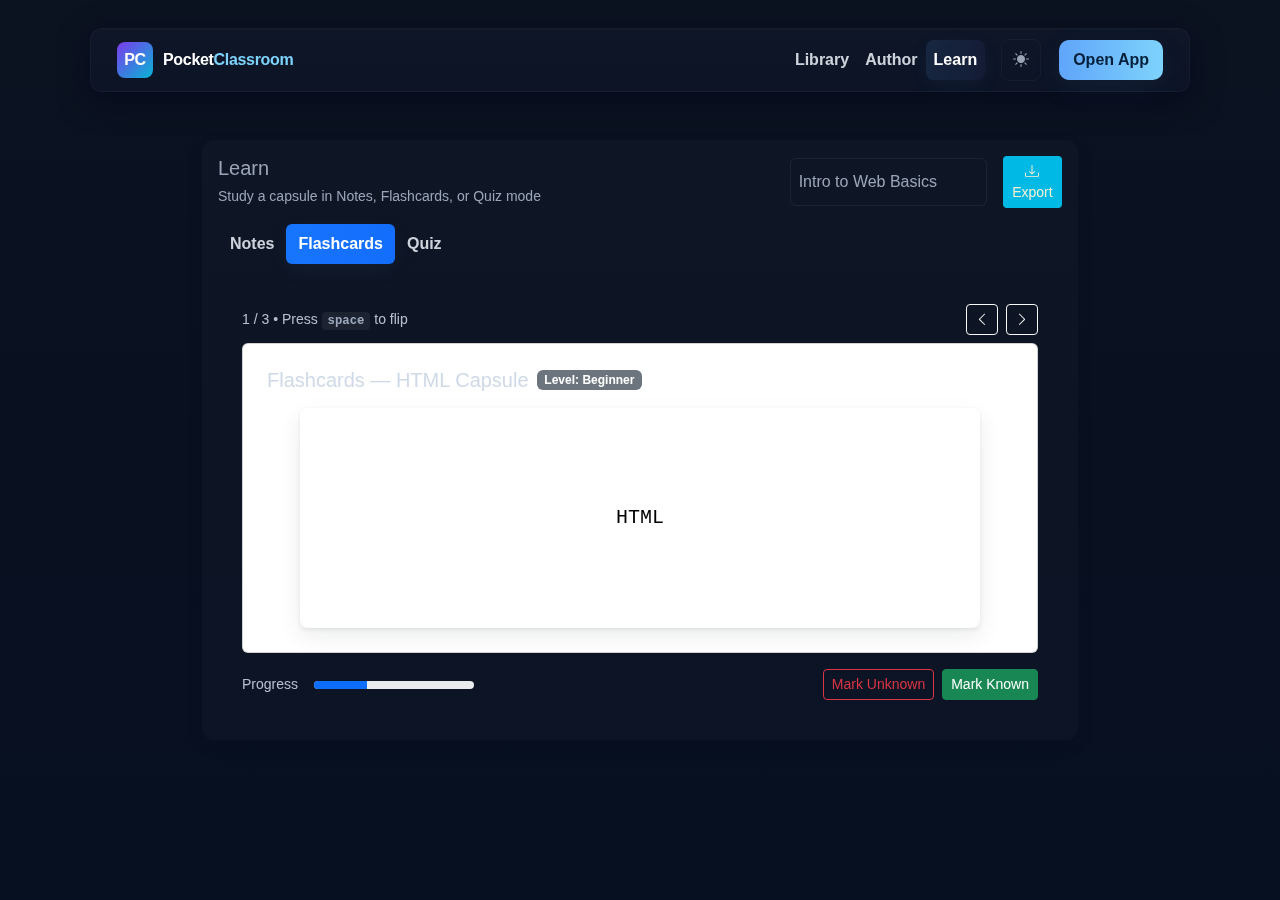
<file: nav.html>
<!doctype html>
<html lang="en">
<head>
  <meta charset="utf-8" />
  <meta name="viewport" content="width=device-width, initial-scale=1" />
  <title>Pocket Classroom</title>

  <!-- Bootstrap CSS -->
  <link href="https://cdn.jsdelivr.net/npm/bootstrap@5.3.3/dist/css/bootstrap.min.css" rel="stylesheet"/>

  <!-- Bootstrap Icons -->
  <link href="https://cdn.jsdelivr.net/npm/bootstrap-icons@1.11.3/font/bootstrap-icons.css" rel="stylesheet"/>

  <link rel="stylesheet" href="style.css">
  <style>
    /* ---------- theme similar to palettemaker.app ---------- */
    :root{
      --nav-bg: #0f1724;
      --muted: #9aa4b2;
      --accent: #00b9e5;
      --radius: 12px;
      --bg: linear-gradient(180deg,#0b1220 0%, #071021 100%);
      --text: #e6eefc;
    }

    body{
      margin:0;
      font-family: Inter, "Segoe UI", Roboto, "Helvetica Neue", Arial, sans-serif;
      background: var(--bg);
      color: var(--text);
      min-height:100vh;
      -webkit-font-smoothing:antialiased;
      -moz-osx-font-smoothing:grayscale;
      padding:28px;
      transition: background 0.3s ease, color 0.3s ease;
    }

    .site-header {
      max-width:1100px;
      margin:0 auto;
    }

    .navbar {
      background: linear-gradient(180deg, rgba(255,255,255,0.02), rgba(255,255,255,0.01));
      border: 1px solid rgba(255,255,255,0.04);
      border-radius: var(--radius);
      padding: 10px 14px;
      box-shadow: 0 8px 30px rgba(2,6,23,0.6), 0 1px 0 rgba(255,255,255,0.02) inset;
      backdrop-filter: blur(6px) saturate(120%);
      transition: background 0.3s ease;
    }

    .brand {
      display:flex;
      gap:10px;
      align-items:center;
      text-decoration:none;
      color: #ffffff;
      font-weight:700;
      letter-spacing: -0.02em;
    }

    .brand .logo {
      width:36px;
      height:36px;
      border-radius:8px;
      display:inline-grid;
      place-items:center;
      background: linear-gradient(135deg,#7c3aed,#06b6d4);
      font-weight:800;
      color:white;
      font-size:16px;
    }

    .nav-link {
      color: rgba(226,232,240,0.9) !important;
      font-weight:600;
      padding:8px 12px;
      border-radius:8px;
      transition: .18s ease;
    }
    .nav-link:hover {
      color: #ffffff !important;
      background: rgba(255,255,255,0.02);
      transform: translateY(-3px);
      text-decoration:none;
    }

    .nav-link.active {
      color: white !important;
      background: linear-gradient(90deg, rgba(96,165,250,0.12), rgba(99,102,241,0.08));
      box-shadow: 0 6px 20px rgba(96,165,250,0.06);
    }

    .nav-actions {
      display:flex;
      gap:10px;
      align-items:center;
    }

    .icon-btn {
      background: transparent;
      border:1px solid rgba(255,255,255,0.04);
      color:var(--muted);
      padding:8px;
      border-radius:8px;
      display:inline-flex;
      align-items:center;
      justify-content:center;
      min-width:40px;
      transition: all 0.3s ease;
    }
    .icon-btn:hover { color:#fff; border-color: rgba(255,255,255,0.08) }

    .cta {
      background: linear-gradient(90deg,#60a5fa,#7dd3fc);
      color: #05203a;
      padding:8px 14px;
      border-radius:10px;
      font-weight:700;
      box-shadow: 0 8px 30px rgba(96,165,250,0.08);
      border: none;
    }

    @media (max-width: 992px) {
      .brand .text { display:none; }
    }

    /* -------- Light Mode -------- */
    body.light {
      background: linear-gradient(180deg,#f5f5f5 0%, #dcdfe3 100%);
      color: #0b1220;
    }
    body.light .navbar {
      background: rgba(255,255,255,0.7);
      box-shadow: 0 4px 20px rgba(0,0,0,0.06);
    }
    body.light .nav-link { color:#333 !important; }
    body.light .nav-link.active { background: rgba(96,165,250,0.12); }
    body.light .icon-btn { color:#333; border-color:rgba(0,0,0,0.08); }
  </style>
</head>
<body>
  <header class="site-header">
    <nav class="navbar navbar-expand-lg">
      <div class="container-fluid">
        <a class="brand" href="index.html" aria-label="Home">
          <span class="logo">PC</span>
          <span class="text">Pocket<span style="color:#7dd3fc">Classroom</span></span>
        </a>

        <button class="navbar-toggler btn btn-sm" type="button" data-bs-toggle="collapse" data-bs-target="#topNav">
          <span class="navbar-toggler-icon"></span>
        </button>

        <div class="collapse navbar-collapse" id="topNav">
          <ul class="navbar-nav ms-auto mb-2 mb-lg-0 align-items-lg-center">
            <li class="nav-item"><a class="nav-link" href="library.html">Library</a></li>
            <li class="nav-item"><a class="nav-link" href="author.html">Author</a></li>
            <li class="nav-item"><a class="nav-link active" href="index.html">Learn</a></li>
          </ul>

          <div class="nav-actions ms-lg-3 d-flex align-items-center">
            <button class="icon-btn" id="themeToggle" aria-label="Theme" title="Theme">
              <i class="bi bi-sun-fill"></i>
            </button>
            <a href="https://palettemaker.com/app" class="btn cta ms-2" target="_blank" rel="noopener">Open App</a>
          </div>
        </div>
      </div>
    </nav>
  </header>


<!-- Learn -->
<main id="learnPage" class="container-fluid py-4">
 
<main class="container-fluid py-4">
  <div class="row gx-4 justify-content-center">

    <!-- center content -->
    <div class="col-12 col-lg-9">
      <div class="card dark-card mb-4">
        <div class="card-body">

          <div class="d-flex justify-content-between align-items-start mb-3">
            <!-- قبلی -->
            <!-- جدید: حذف استایل خطی و اضافه کردن کلاس مفهومی -->
<div class="header-text">
  <h5 class="mb-1">Learn</h5>
  <small class="text-muted">Study a capsule in Notes, Flashcards, or Quiz mode</small>
</div>

            <div class="d-flex align-items-center gap-2">
              <select id="capsuleSelect" class="form-select form-select-sm me-2" style="min-width:180px;">
                <option value="web">Intro to Web Basics</option>
                <option value="html">HTML Basics</option>
              </select>
              <button id="exportBtn" class="btn btn-sm" style="background-color: var(--accent); color: #F6EFD2;"><i class="bi bi-download"></i> Export</button>
            </div>
          </div>

          <!-- Tabs -->
          <ul class="nav nav-pills mb-3" id="modeTabs">
            <li class="nav-item"><a class="nav-link" data-mode="notes" href="#">Notes</a></li>
            <li class="nav-item"><a class="nav-link active" data-mode="flash" href="#">Flashcards</a></li>
            <li class="nav-item"><a class="nav-link" data-mode="quiz" href="#">Quiz</a></li>
          </ul>

          <!-- Content container -->
          <div class="card flashcard-card">
            <div class="card-body p-4 d-flex flex-column">

              <!-- progress / controls row -->
              <div class="d-flex justify-content-between align-items-center mb-2">
                <div class="small text-muted"> <span id="progressLabel">1 / 3</span> • Press <kbd>space</kbd> to flip</div>
                <div class="d-flex gap-2 align-items-center">
                  <button id="prevBtn" class="btn btn-sm btn-outline-light"><i class="bi bi-chevron-left"></i></button>
                  <button id="nextBtn" class="btn btn-sm btn-outline-light"><i class="bi bi-chevron-right"></i></button>
                </div>
              </div>

              <!-- Mode panes -->
              <!-- NOTES PANE -->
              <div id="notesPane" class="pane">
                <!-- Notes content -->
                <div class="card p-3 mb-3">
                  <h6>Notes — Intro to Web</h6>
                  <p class="muted-small">These are short capsule notes. You can edit this text or replace with server content.</p>
                  <ul>
                    <li>Web = Browser + Server + HTML/CSS/JS</li>
                    <li>HTML provides structure</li>
                    <li>CSS provides presentation</li>
                    <li>JS provides behavior</li>
                  </ul>
                </div>

                <!-- Quick action to switch to quiz about notes -->
                <div class="d-flex gap-2">
                  <button id="startQuizFromNotes" class="btn btn-sm btn-warning">Start Quiz</button>
                  <button id="backToFlashFromNotes" class="btn btn-sm btn-outline-secondary">Go to Flashcards</button>
                </div>
              </div>

              <!-- FLASHCARDS PANE (default visible) -->
              <div id="flashPane" class="pane active">

                <div class="card p-4" style="position:relative">
                  <div class="d-flex align-items-center mb-3">
                    <h5 class="mb-0">Flashcards — HTML Capsule</h5>
                    <span class="badge bg-secondary ms-2">Level: Beginner</span>
                  </div>

                  <!-- Flashcard area -->
                  <div id="flashcard" class="shadow-sm rounded" aria-label="flashcard" role="button">
                    <div id="flashcard-inner">
                      <!-- Front face -->
                      <div class="flash-face front">
                        <pre id="cardFront" style="margin:0; font-size:1.25rem;">HTML</pre>
                      </div>

                      <!-- Back face -->
                      <div class="flash-face back">
                        <pre id="cardBack" style="margin:0; font-size:1.05rem;">HyperText Markup Language — basic structure</pre>
                      </div>
                    </div>
                  </div>

                </div>

                <!-- progress + actions -->
                <div class="d-flex align-items-center gap-3 w-100 mt-3">
                  <div class="small text-muted">Progress</div>
                  <div class="progress" style="width:160px; height:8px;">
                    <div id="mainProgress" class="progress-bar" role="progressbar" style="width:33%"></div>
                  </div>

                  <div class="d-flex gap-2 ms-auto">
                    <button id="markUnknown" class="btn btn-outline-danger btn-sm">Mark Unknown</button>
                    <button id="markKnown" class="btn btn-success btn-sm">Mark Known</button>
                  </div>
                </div>

              </div>

              <!-- QUIZ PANE -->
              <div id="quizPane" class="pane">
                <div class="card p-3 mb-3">
                  <h6>Quiz — Quick Check</h6>
                  <div id="quizArea">
                    <!-- Quiz content populated by JS -->
                    <p class="muted-small">Loading quiz...</p>
                  </div>
                </div>
                <div class="d-flex gap-2">
                  <button id="restartQuiz" class="btn btn-sm btn-outline-primary">Restart Quiz</button>
                  <button id="backToFlashFromQuiz" class="btn btn-sm btn-outline-secondary">Back to Flashcards</button>
                </div>
              </div>

            </div>
          </div>

        </div>
      </div>
    </div>

  </div>
</main>
</main>


 <!-- Library -->
<!-- <main id="libraryPage" class="container">
    <main class="container">
        <section class="panel">
          <div class="panel-header">
            <div>
              <h2 class="title">Your Capsules</h2>
              <p class="subtitle">Create, import, export, and manage learning capsules. All data stays in your browser.</p>
            </div>
    
            <div class="actions">
              <label class="btn ghost" for="importFile">Import JSON</label>
              <input type="file" id="importFile" accept="application/json" style="display:none">
              <button id="btnNew" class="btn primary">+ New Capsule</button>
            </div>
          </div>
    
          <div id="capsules" class="capsules" aria-live="polite"></div>
        </section>
      </main>
    
      <div id="modalBackdrop" class="modal-backdrop" role="dialog" aria-hidden="true">
        <div class="modal" role="document">
          <div id="modalContent"></div>
        </div>
      </div>
      </main>
       -->

       <!-- ====== Library (replace the broken nested mains) ====== -->
<section id="libraryPage" class="container my-4">
  <div class="container">
    <section class="panel">
      <div class="panel-header d-flex justify-content-between align-items-start">
        <div>
          <h2 class="title">Your Capsules</h2>
          <p class="subtitle">Create, import, export, and manage learning capsules. All data stays in your browser.</p>
        </div>

        <div class="actions d-flex align-items-center gap-2">
          <label class="btn btn-outline-secondary mb-0" for="importFile">Import JSON</label>
          <input type="file" id="importFile" accept="application/json" style="display:none">
          <button id="btnNew" class="btn btn-primary">+ New Capsule</button>
        </div>
      </div>

      <div id="capsules" class="capsules mt-3" aria-live="polite"></div>
    </section>
  </div>

  <div id="modalBackdrop" class="modal-backdrop" role="dialog" aria-hidden="true" style="display:none">
    <div class="modal" role="document">
      <div id="modalContent"></div>
    </div>
  </div>
</section>
<!-- ====== end Library ====== -->


     <!-- Author -->
<div id="authorPage" class="container my-4">
  <div class="container my-4">
    <div class="topbar">
      <div>
        <h4 class="m-0">Pocket Classroom</h4>
        <div class="small-muted">Author Capsule — draft notes, flashcards, and quizzes. Auto-saves locally.</div>
      </div>
      <div>
        <button id="btn-back" class="btn btn-ghost btn-sm me-2">← Back</button>
        <button id="btn-save" class="btn btn-accent btn-sm">Save</button>
      </div>
    </div>

    <div class="row g-3">
      <!-- meta -->
      <div class="col-12 col-md-6">
        <section class="panel">
          <div class="section-title">Meta</div>
          <div class="meta-grid">
            <div>
              <label class="small-muted">Title <span style="color:var(--danger)">*</span></label>
              <input id="meta-title" class="form-control compact-input" placeholder="Introduction to Unity" />
              <div id="err-title" class="text-danger small d-none">Title required</div>
              <div class="mt-2">
                <label class="small-muted">Description</label>
                <textarea id="meta-desc" class="form-control" rows="3" placeholder="Short description"></textarea>
              </div>
            </div>
            <div>
              <label class="small-muted">Notes (quick)</label>
              <textarea id="notes-side" class="form-control notes-area" placeholder="Short notes..."></textarea>
            </div>
          </div>

          <div class="row mt-3 g-2">
            <div class="col-6">
              <label class="small-muted">Subject</label>
              <input id="meta-subject" class="form-control compact-input" placeholder="Gaming" />
            </div>
            <div class="col-6">
              <label class="small-muted">Level</label>
              <select id="meta-level" class="form-select compact-input">
                <option>Beginner</option><option>Intermediate</option><option>Advanced</option>
              </select>
            </div>
          </div>
        </section>
      </div>

      <!-- main notes -->
      <div class="col-12 col-md-6">
        <section class="panel">
          <div class="section-title">Notes <span class="small-muted">(one idea per line)</span></div>
          <textarea id="notes-area" class="form-control notes-area" placeholder="Unity is used for developing infrastructure and making games including 2D or 3D games..."></textarea>
        </section>
      </div>

      <!-- flashcards -->
      <div class="col-12 col-md-6">
        <section class="panel">
          <div class="d-flex justify-content-between align-items-center mb-2">
            <div class="section-title m-0">Flashcards</div>
            <div>
              <button id="add-flashcard" class="btn btn-ghost btn-sm">+ Add</button>
              <button id="clear-flashcards" class="btn btn-ghost btn-sm ms-1">Clear</button>
            </div>
          </div>
          <div id="flashcards-list"></div>
          <div id="flashcards-empty" class="small-muted mt-2">No flashcards yet.</div>
        </section>
      </div>

      <!-- quiz -->
      <div class="col-12 col-md-6">
        <section class="panel">
          <div class="d-flex justify-content-between align-items-center mb-2">
            <div class="section-title m-0">Quiz</div>
            <div>
              <button id="add-quiz" class="btn btn-ghost btn-sm">+ Add</button>
              <button id="clear-quiz" class="btn btn-ghost btn-sm ms-1">Clear</button>
            </div>
          </div>

          <div id="quiz-list"></div>
          <div id="quiz-empty" class="small-muted mt-2">No quiz questions yet.</div>
        </section>
      </div>
    </div>

    <!-- preview + json -->
    <div class="row mt-3">
      <div class="col-12">
        <section class="panel d-flex gap-3 align-items-start">
          <div style="flex:1">
            <div class="small-muted">Preview</div>
            <div id="preview-area" class="card-block mt-2">Title will appear after typing</div>
          </div>
          <div style="width:420px">
            <div class="small-muted">Capsule JSON (saved)</div>
            <pre id="json-out" class="json-out mt-2">{ /* capsule JSON appears after Save */ }</pre>
            <div class="d-flex gap-2 mt-2">
              <input id="import-file" type="file" accept="application/json" class="form-control form-control-sm" />
              <button id="btn-export" class="btn btn-ghost btn-sm">Export</button>
              <button id="btn-new" class="btn btn-ghost btn-sm">New</button>
              <button id="btn-clear-draft" class="btn btn-ghost btn-sm">Clear Draft</button>
            </div>
          </div>
        </section>
      </div>
    </div>
  </div>
</div>
</main>

  <script src="https://cdn.jsdelivr.net/npm/bootstrap@5.3.3/dist/js/bootstrap.bundle.min.js"></script>
  <script>
    // Theme toggle
    const toggle = document.getElementById("themeToggle");
    const icon = toggle.querySelector("i");
    toggle.addEventListener("click", () => {
      document.body.classList.toggle("light");
      icon.classList.toggle("bi-sun-fill");
      icon.classList.toggle("bi-moon-fill");
    });
  
    // صفحات
    const pages = {
      learn: document.querySelector('#learnPage'),
      library: document.querySelector('#libraryPage'),
      author: document.querySelector('#authorPage')
    };
  
    // ابتدا فقط Learn
    Object.values(pages).forEach(p => p.style.display = 'none');
    pages.learn.style.display = 'block';
  
    // لینک‌های navbar
    document.querySelectorAll('.nav-link').forEach(link => {
      link.addEventListener('click', e => {
        e.preventDefault();
        // فعال کردن لینک
        document.querySelectorAll('.nav-link').forEach(l => l.classList.remove('active'));
        link.classList.add('active');
  
        // نمایش صفحه
        Object.values(pages).forEach(p => p.style.display = 'none');
        const target = link.getAttribute('href');
        if(target.includes('library')) pages.library.style.display = 'block';
        else if(target.includes('author')) pages.author.style.display = 'block';
        else pages.learn.style.display = 'block';
      });
    });
  </script>
  <script src="learn.js"></script>
  <script src="library.js"></script>
  <script src="author.js"></script>
  
</body>
</html>
</file>
<file: style.css>
/* ===========================
   Base / variables
   =========================== */
   :root{
    /* palette */
    --accent: #00b9e5;
    --accent-2: #4cc0ff;
    --muted: #9aa4b2;
    --panel: rgba(255,255,255,0.03);
    --card-bg: rgba(255,255,255,0.02);
    --input-border: rgba(255,255,255,0.06);
    --danger: #e55353;
  
    /* typography */
    --text-dark: #0b1220;
    --text-light: #e6eefc;
  
    /* force-readability for Learn */
    --force-text-light: rgba(194,206,225,0.78);
    --force-text-dark: #0b1220;
    --force-muted-dark: rgba(230,238,252,0.78);
  
    /* spacing / radii */
    --radius: 10px;
    --gutter: 12px;
  }
  
  /* Box sizing & sensible defaults */
  *,
  *::before,
  *::after { box-sizing: border-box; -webkit-font-smoothing:antialiased; -moz-osx-font-smoothing:grayscale; }
  html { font-family: Inter, "Segoe UI", Roboto, "Helvetica Neue", Arial, sans-serif; font-size:16px; }
  body { margin:0; color:var(--text-light); background: linear-gradient(180deg,#0b1220 0%, #071021 100%); -webkit-tap-highlight-color: transparent; }
  
  /* ---------- Container ---------- */
  .container{
    max-width:1200px;
    margin:0 auto;
    padding:16px;
    width:100%;
  }
  
  /* ---------- Topbar / panels ---------- */
  .topbar{
    display:flex;
    align-items:center;
    justify-content:space-between;
    gap:var(--gutter);
    margin-bottom:18px;
  }
  .panel{
    background: var(--panel);
    border-radius: var(--radius);
    padding: 16px;
    border: 1px solid rgba(255,255,255,0.02);
  }
  
  /* small card / preview */
  .card-block{
    background: linear-gradient(180deg, rgba(255,255,255,0.02), rgba(255,255,255,0.01));
    padding:12px;
    border-radius:8px;
  }
  
  /* ---------- Form controls ---------- */
  .form-control, .form-select, textarea{
    background: transparent;
    border: 1px solid var(--input-border);
    color: inherit;
    border-radius:6px;
    padding:.5rem;
    width:100%;
    min-height:40px;
  }
  .form-control:focus, .form-select:focus, textarea:focus{
    outline:none;
    box-shadow:0 0 0 3px rgba(76,192,255,0.06);
    border-color: rgba(76,192,255,0.22);
  }
  
  /* misc text */
  .small-muted{ color: var(--muted); }
  .section-title{ font-weight:600; color: #dff6f1; margin-bottom:8px; }
  
  /* ---------- Buttons ---------- */
  .btn-accent{
    display:inline-flex;
    align-items:center;
    justify-content:center;
    gap:8px;
    min-height:44px;               /* touch-friendly */
    padding: .5rem 1rem;
    background: linear-gradient(90deg, var(--accent), var(--accent-2));
    border:none;
    color:#022;
    border-radius:10px;
    cursor:pointer;
  }
  .btn-ghost{
    background: transparent;
    border:1px solid rgba(255,255,255,0.04);
    color: var(--muted);
    min-height:44px;
    padding:.5rem .75rem;
    border-radius:8px;
  }
  
  /* ---------- Meta grid (responsive) ---------- */
  .meta-grid{
    display:grid;
    grid-template-columns: 1fr 320px;
    gap:var(--gutter);
  }
  .notes-area{ height:160px; resize:vertical; }
  .compact-input{ height:40px; padding:.35rem .5rem; }
  
  /* ---------- JSON output ---------- */
  .json-out{
    background:#021018;
    padding:10px;
    border-radius:8px;
    border:1px solid rgba(255,255,255,0.03);
    max-height:240px;
    overflow:auto;
    font-family: ui-monospace, SFMono-Regular, Menlo, Monaco, "Roboto Mono", monospace;
    font-size:0.92rem;
  }
  
  /* ---------- Flashcard / quiz ---------- */
  .flashcard-row{ display:flex; gap:8px; align-items:flex-start; margin-bottom:8px; flex-wrap:wrap; }
  .quiz-block{
    margin-bottom:12px;
    border-radius:10px;
    padding:12px;
    background: linear-gradient(180deg, rgba(255,255,255,0.01), rgba(255,255,255,0.005));
    border:1px solid rgba(255,255,255,0.02);
  }
  
  /* quiz inputs */
  .quiz-question{
    width:100%;
    border-radius:12px;
    border:1px solid var(--input-border);
    padding:12px 14px;
    font-size:15px;
    background:transparent;
  }
  .choices-grid{
    display:grid;
    grid-template-columns:1fr 1fr;
    gap:10px;
    margin-top:10px;
  }
  .choice-input{
    border-radius:8px;
    padding:.6rem;
    height:42px;
    border:1px solid var(--input-border);
    background:transparent;
  }
  .quiz-controls{ display:flex; gap:10px; align-items:center; margin-top:12px; flex-wrap:wrap; }
  .correct-input{ width:70px; padding:.45rem; border-radius:8px; text-align:center; border:1px solid var(--input-border); background:transparent; }
  .explain-input{ flex:1; padding:.45rem; border-radius:8px; border:1px solid rgba(255,255,255,0.03); color:rgba(255,255,255,0.85); }
  .remove-btn{ background: linear-gradient(135deg,#a83a3a,#ff6b6b); color:#fff; border:none; padding:.5rem .7rem; border-radius:8px; cursor:pointer; }
  
  /* ---------- Learn / flashcard area ---------- */
  .custom-navbar{ background: rgba(10,10,10,0.85); width:100%; position:relative; z-index:10; }
  .logo-circle{
    display:inline-flex;
    align-items:center;
    justify-content:center;
    width:34px;
    height:34px;
    border-radius:8px;
    background:#111;
    color:#fff;
    font-weight:700;
  }
  
  /* dark card */
  .dark-card{
    background: var(--card-bg);
    border-radius:12px;
    border:0;
    box-shadow:0 6px 20px rgba(17,24,39,0.06);
  }
  
  /* flashcard container and 3D flip */
  .flashcard-card{ background:transparent; border:0; }
  #flashcard{
    width:100%;
    max-width:680px;
    height:220px;
    margin:0 auto;
    perspective:1200px;
    cursor:pointer;
  }
  #flashcard-inner{
    width:100%;
    height:100%;
    position:relative;
    transform-style:preserve-3d;
    transition:transform .6s;
  }
  #flashcard.flipped #flashcard-inner{ transform:rotateY(180deg); }
  .flash-face{
    position:absolute;
    inset:0;
    display:flex;
    align-items:center;
    justify-content:center;
    border-radius:10px;
    padding:20px;
    backface-visibility:hidden;
    box-shadow:0 8px 24px rgba(15,23,42,0.08);
    color: inherit;
    overflow:hidden;
  }
  /* FRONT / BACK adapt to theme via variables */
  .flash-face.front{
    background: var(--front-bg, #ffffff);
    color: var(--front-color, #000);
  }
  .flash-face.back{
    background: var(--back-bg, #111);
    color: var(--back-color, #fff);
    transform:rotateY(180deg);
  }
  
  /* panes controlled by JS */
  .pane{ display:none; }
  .pane.active{ display:block; }
  
  /* utilities */
  .muted-small{ font-size:.85rem; color:var(--muted); }
  .quiz-option{
    cursor:pointer;
    border-radius:8px;
    padding:.6rem;
    margin:.35rem 0;
    border:1px solid rgba(0,0,0,0.06);
    background: transparent;
  }
  .quiz-option:hover{ background: rgba(255,255,255,0.02); }
  .quiz-option.correct{ border-color: #2ecc71; }
  .quiz-option.wrong{ border-color: #d63333; }
  
  /* ===========================
     LIGHT THEME OVERRIDES
     Apply when body has class .light
     =========================== */
  body.light{
    background: linear-gradient(180deg,#f5f5f5 0%, #dcdfe3 100%);
    color: var(--text-dark);
  }
  body.light .panel{ background: rgba(255,255,255,0.95); border-color: rgba(0,0,0,0.06); }
  body.light .card-block{ background: linear-gradient(180deg,#fff,#f6f8fa); color: var(--text-dark); }
  body.light .form-control, body.light .form-select, body.light textarea{
    border:1px solid rgba(0,0,0,0.08);
    color: var(--text-dark);
    background: #fff;
  }
  body.light .form-control:focus, body.light .form-select:focus, body.light textarea:focus{
    box-shadow:0 0 0 3px rgba(0,185,229,0.06);
    border-color: rgba(0,185,229,0.22);
  }
  body.light .btn-accent{ color:#022; }
  body.light .btn-ghost{ border-color: rgba(0,0,0,0.06); color: #555; }
  
  /* flashface colors in light mode */
  body.light {
    --front-bg: #ffffff;
    --front-color: #0b1220;
    --back-bg: #f0f4f8;
    --back-color: #0b1220;
  }
  
  /* dark defaults */
  body:not(.light){
    --front-bg: #ffffff;
    --front-color: #000;
    --back-bg: #111;
    --back-color: #fff;
  }
  
  /* small accessibility: ensure .json-out text color */
  .json-out, .quiz-block, .flash-face.back { color: inherit; }
  .panel-header .title, .title { color: inherit; }
  
  /* ---------- FORCE readable header / muted text for Learn page ---------- */
  #learnPage .header-text,
  #learnPage .header-text * { color: var(--force-text-light) !important; }
  #learnPage .small-muted,
  #learnPage .muted-small,
  #learnPage .text-muted,
  #learnPage .small.text-muted { color: var(--force-muted-dark) !important; opacity:1 !important; }
  #learnPage #progressLabel,
  #learnPage .progress,
  #learnPage .progress .progress-bar { color: var(--force-muted-dark) !important; }
  #learnPage kbd { background: rgba(255,255,255,0.06) !important; color: var(--force-text-light) !important; border-radius:4px; padding:2px 6px; font-weight:600; }
  #learnPage .card-body, 
  #learnPage .card-body h5,
  #learnPage .card-body p,
  #learnPage .card-body small,
  #learnPage .card-body ul,
  #learnPage .card-body li { color: var(--force-text-light) !important; }
  body.light #learnPage .header-text,
  body.light #learnPage .card-body,
  body.light #learnPage .small-muted,
  body.light #learnPage .text-muted { color: var(--force-text-dark) !important; }
  #learnPage [style*="color: black"], #learnPage [style*="color:black"] { color: var(--force-text-light) !important; }
  
  /* ===========================
     Responsive adjustments
     Breakpoints: Desktop > 992, Tablet 768-991, Mobile < 768
     =========================== */
  @media (max-width: 991px) {
    html { font-size:15px; } /* slightly smaller on tablets */
    .meta-grid{ grid-template-columns: 1fr; }
    .notes-area{ height:140px; }
    .choices-grid{ grid-template-columns: 1fr; }
    #flashcard{ max-width:560px; height:200px; perspective:1000px; }
    .logo-circle{ width:32px; height:32px; }
  }
  
  @media (max-width: 767px) {
    html { font-size:14px; } /* mobile baseline */
    .container{ padding:12px; }
    .topbar{ gap:10px; align-items:center; }
    .panel{ padding:12px; border-radius:8px; }
    .meta-grid{ grid-template-columns: 1fr; gap:10px; }
    .notes-area{ height:120px; }
    .choices-grid{ grid-template-columns:1fr; gap:8px; }
    .choice-input, .quiz-question{ font-size:14px; padding:.55rem; }
    .btn-accent, .btn-ghost{ width:100%; justify-content:center; min-height:48px; border-radius:10px; }
    .flashcard-row{ flex-direction:column; }
    #flashcard{ height:180px; max-width:420px; perspective:900px; }
    #flashcard-inner{ transition:transform .55s; }
    .flash-face{ padding:14px; border-radius:8px; }
    .logo-circle{ width:30px; height:30px; font-size:0.9rem; }
    .json-out{ font-size:0.88rem; max-height:200px; }
    .muted-small{ font-size:0.82rem; }
  }
  
  /* very small phones */
  @media (max-width: 420px) {
    html { font-size:13px; }
    .container{ padding:10px; }
    #flashcard{ height:160px; max-width:360px; }
    .flash-face{ padding:12px; }
    .btn-accent, .btn-ghost{ min-height:52px; padding:.7rem; }
    .panel{ padding:10px; }
  }
  
  /* Accessibility / focus */
  a:focus, button:focus, .form-control:focus { outline: 3px solid rgba(0,185,229,0.12); outline-offset:2px; }
  
  /* Small polish: ensure long text wraps inside cards and flashfaces */
  .card-block, .flash-face, .json-out, .quiz-block { word-break: break-word; hyphens: auto; }
  
  /* End of stylesheet */
  
  /* ===========================
  Responsive fixes tuned for iPhone 11 & similar (CSS width 414px)
  Paste after your main stylesheet to override problematic rules
  =========================== */

/* Keep desktop base comfortable */
html { font-size:16px; }

/* Ensure form controls and buttons are comfortably large by default */
.form-control, .form-select, textarea { min-height:48px; font-size:1rem; }
.btn-accent, .btn-ghost { min-height:52px; padding:.6rem .95rem; font-size:1rem; }

/* Strong stacking for author area: preview below inputs on narrow screens */
.meta-grid { grid-template-columns: 1fr 320px; gap:12px; }

/* Make preview card more flexible */
.card-block.dark-card { padding:14px; }

/* Improve wrapping and spacing */
.panel { padding:16px; }
.container { padding:16px; }

/* ---------- iPhone 11 / small phones specific adjustments ---------- */
@media (max-width: 414px) {
  /* Slightly increase root font-size so text is naturally larger on mobile */
  html { font-size:17px; }

  /* Layout: single column, preview below form */
  .meta-grid {
    display:block;
    grid-template-columns: none;
    gap:14px;
  }

  /* Make panels and cards more touch-friendly */
  .panel { padding:14px; border-radius:10px; }
  .card-block.dark-card { padding:12px; border-radius:10px; }

  /* Inputs: larger, roomy padding */
  .form-control, .form-select, textarea {
    min-height:54px;
    padding:.7rem .75rem;
    font-size:1rem;
    border-radius:10px;
  }

  /* Notes area slightly taller for typing comfort */
  .notes-area { min-height:140px; max-height:300px; }

  /* Buttons full-width and visually prominent */
  .btn-accent, .btn-ghost {
    width:100%;
    display:block;
    min-height:56px;
    padding:.8rem 1rem;
    border-radius:12px;
    font-size:1.03rem;
  }

  /* Preview: full width, clear hierarchy */
  aside, .card-block { width:100%; box-sizing:border-box; }
  #previewTitle { font-size:1.05rem; line-height:1.15; margin-bottom:6px; }
  #previewMeta { font-size:.95rem; margin-top:2px; }

  /* JSON / notes preview: comfortable height */
  .json-out, #previewNotes { max-height:160px; font-size:0.96rem; padding:10px; }

  /* Flashcard/quiz: increase tap size */
  .choice-input, .quiz-question, .choice-input { min-height:52px; padding:.65rem; font-size:1rem; border-radius:10px; }

  /* Logo circle slightly smaller but centered */
  .logo-circle { width:36px; height:36px; font-size:0.95rem; }

  /* Flashcard container adjustments */
  #flashcard { max-width:420px; height:180px; perspective:900px; margin-left:auto; margin-right:auto; }
  .flash-face { padding:14px; border-radius:10px; }

  /* Ensure hints & small text remain readable */
  .small-muted, .muted-small { font-size:0.95rem; opacity:0.95; }

  /* Accessibility: bigger focus outline for touch navigation */
  a:focus, button:focus, .form-control:focus {
    outline: 3px solid rgba(0,185,229,0.16);
    outline-offset:2px;
  }

  /* Prevent inputs from shrinking when keyboard opens (iOS) */
  input, textarea, select { -webkit-user-modify: read-write-plaintext-only; }

  /* Avoid text overflow in tight places */
  .panel-header, .card-block, .previewTitle, #previewNotes { word-break:break-word; hyphens:auto; }

  /* Reduce visual density of lists / grids */
  .choices-grid { gap:8px; grid-template-columns:1fr; }

  /* Small extra spacing under form elements to avoid cramped layout */
  .meta-grid > * { margin-bottom:8px; }

  /* Keep Save button visible: make it sticky at bottom if needed (optional) */
  /* uncomment if you want a sticky save bar:
  .author-save-bar {
    position:fixed; left:0; right:0; bottom:0; padding:10px; background:linear-gradient(180deg, rgba(11,18,32,0.95), rgba(11,18,32,0.98)); box-shadow:0 -6px 20px rgba(0,0,0,0.25); z-index:999;
  }
  */
}

/* Extra safety: if something earlier forced font-size tiny, override with important */
@media (max-width: 414px) {
  html, body, .container { -webkit-text-size-adjust:100% !important; font-size:17px !important; }
}
</file>
